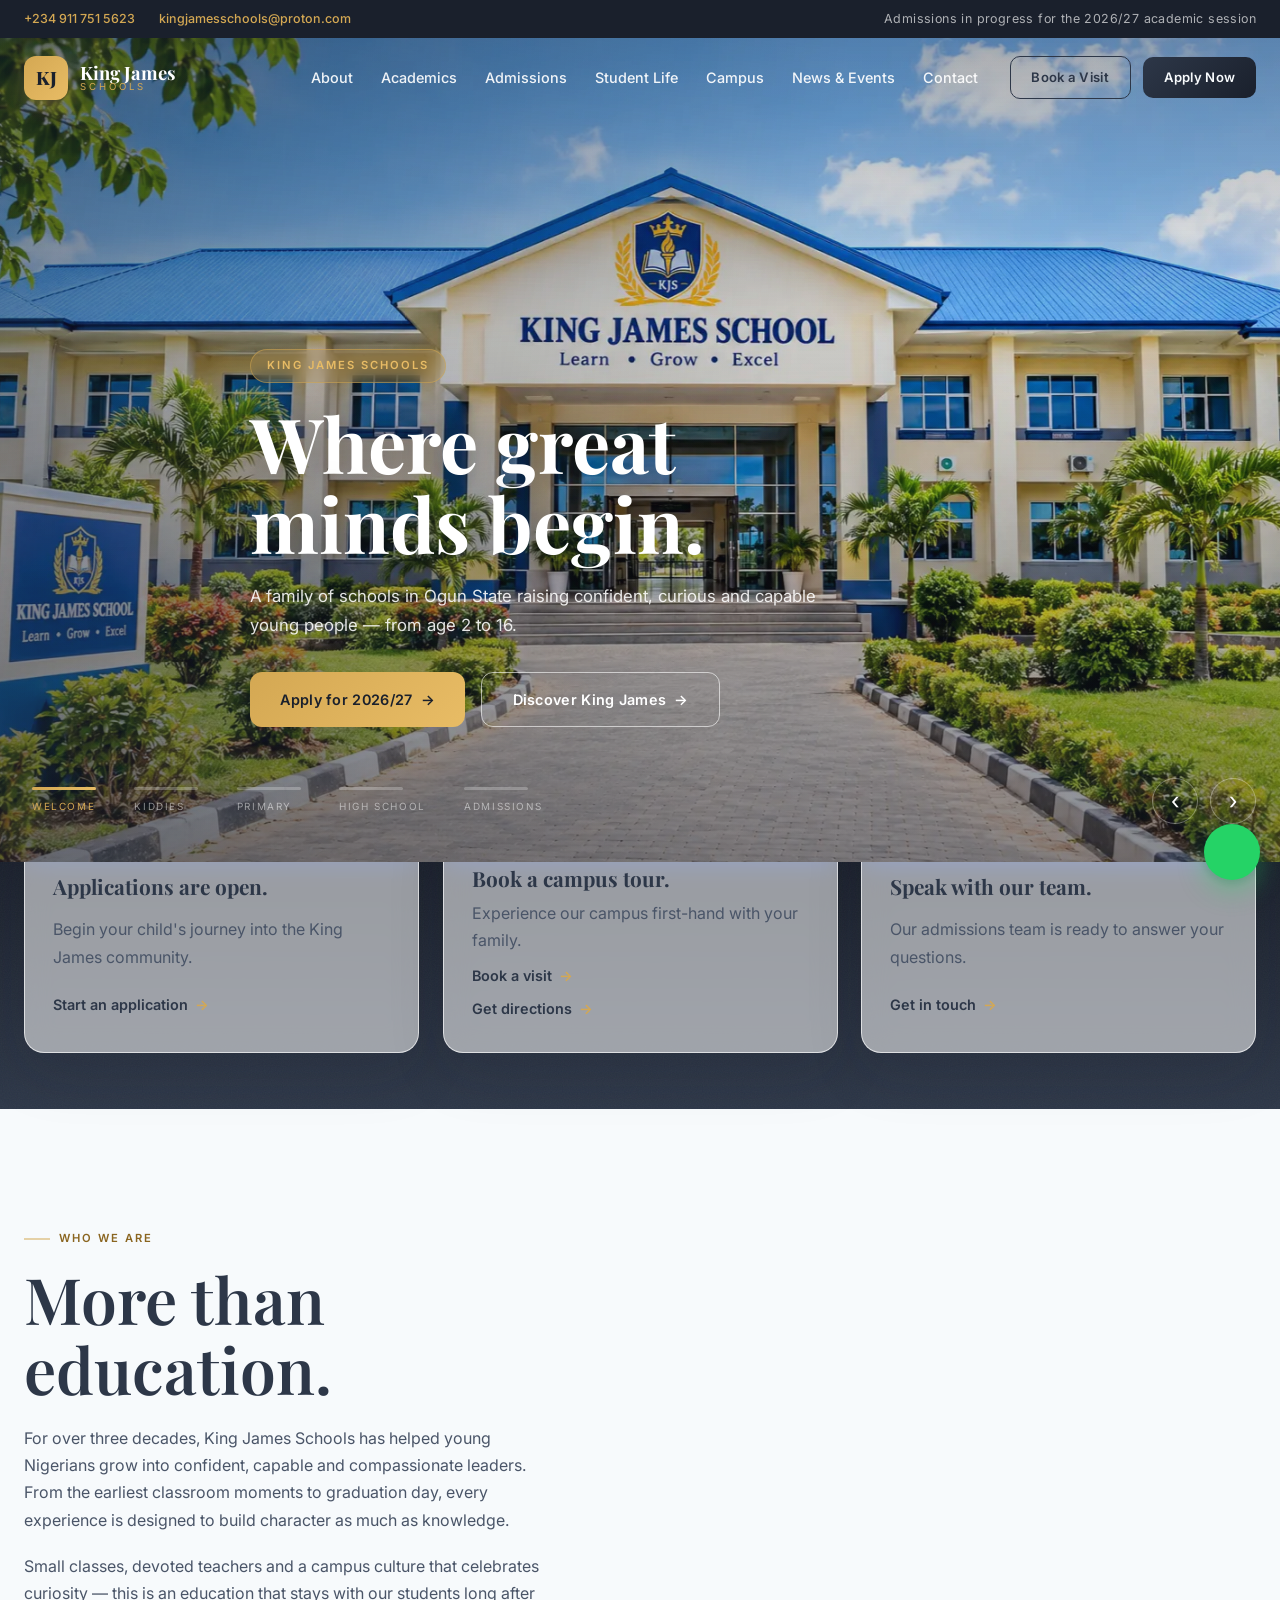
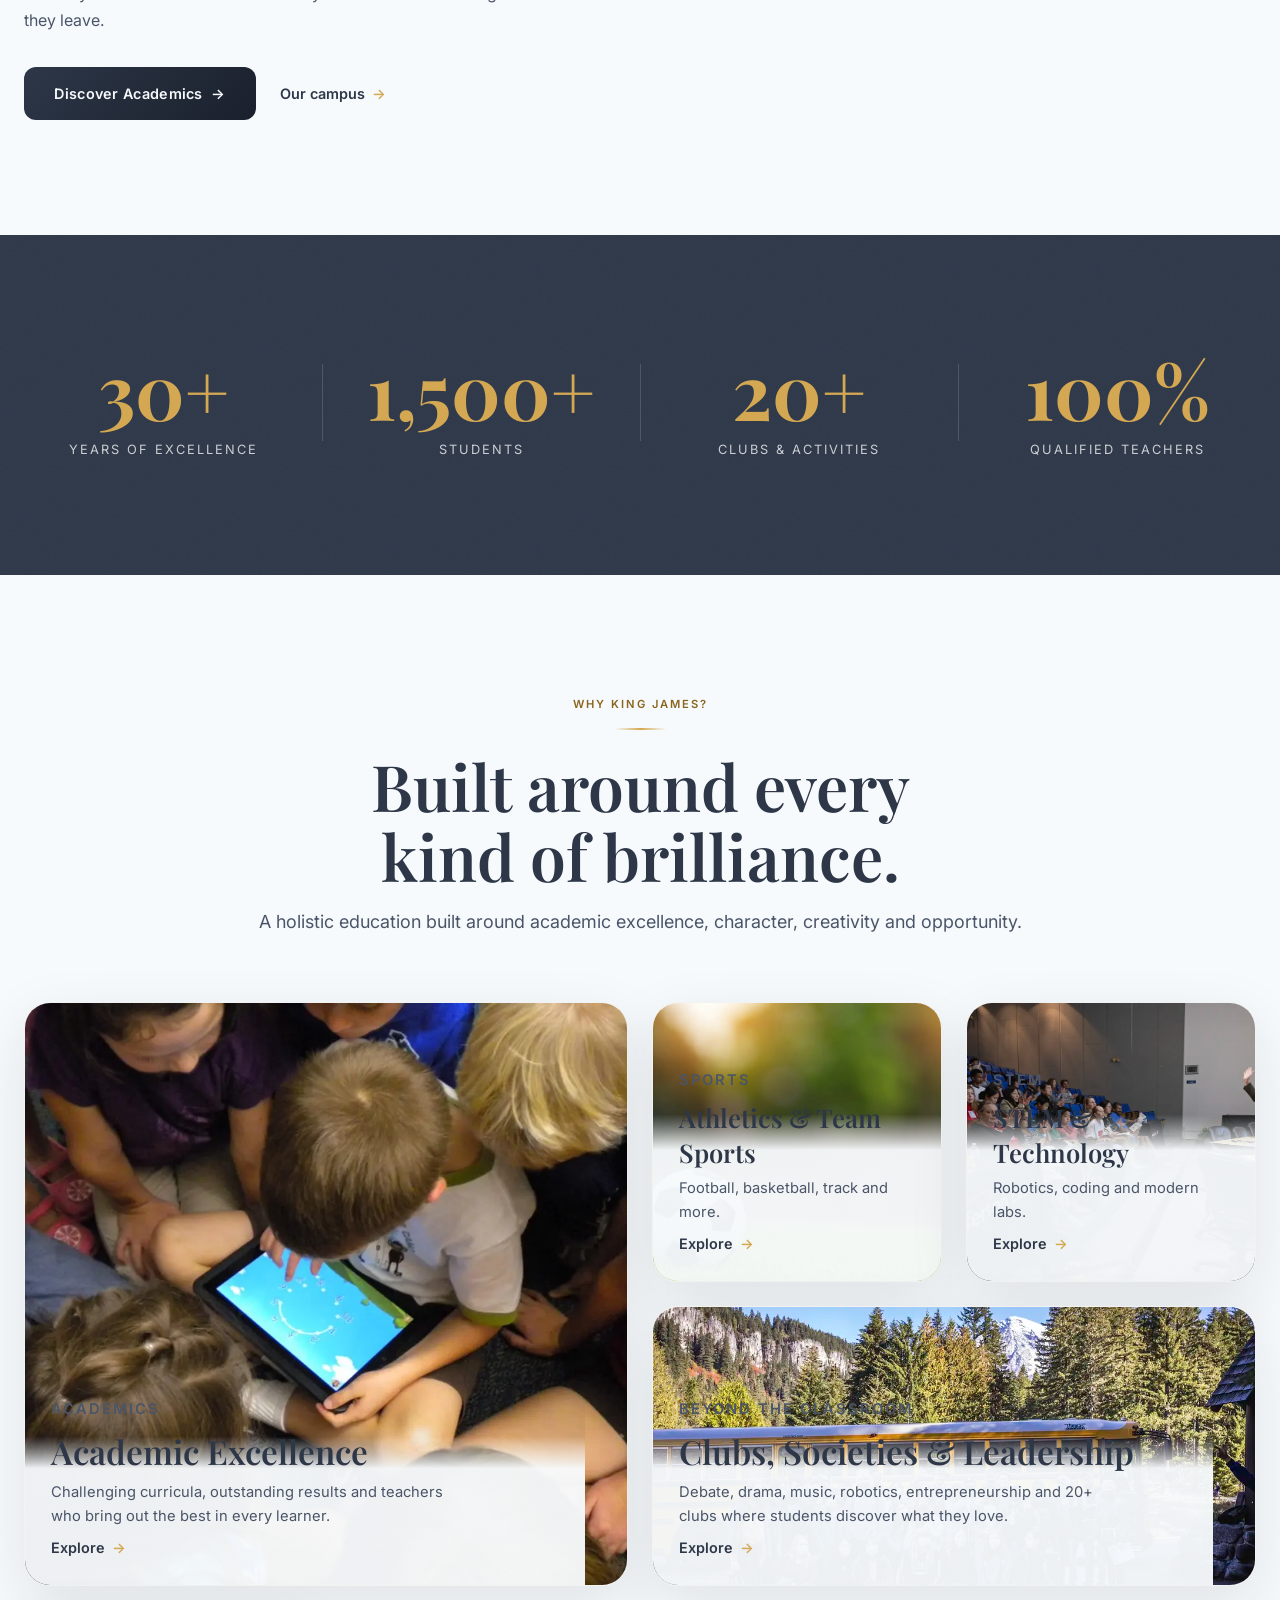
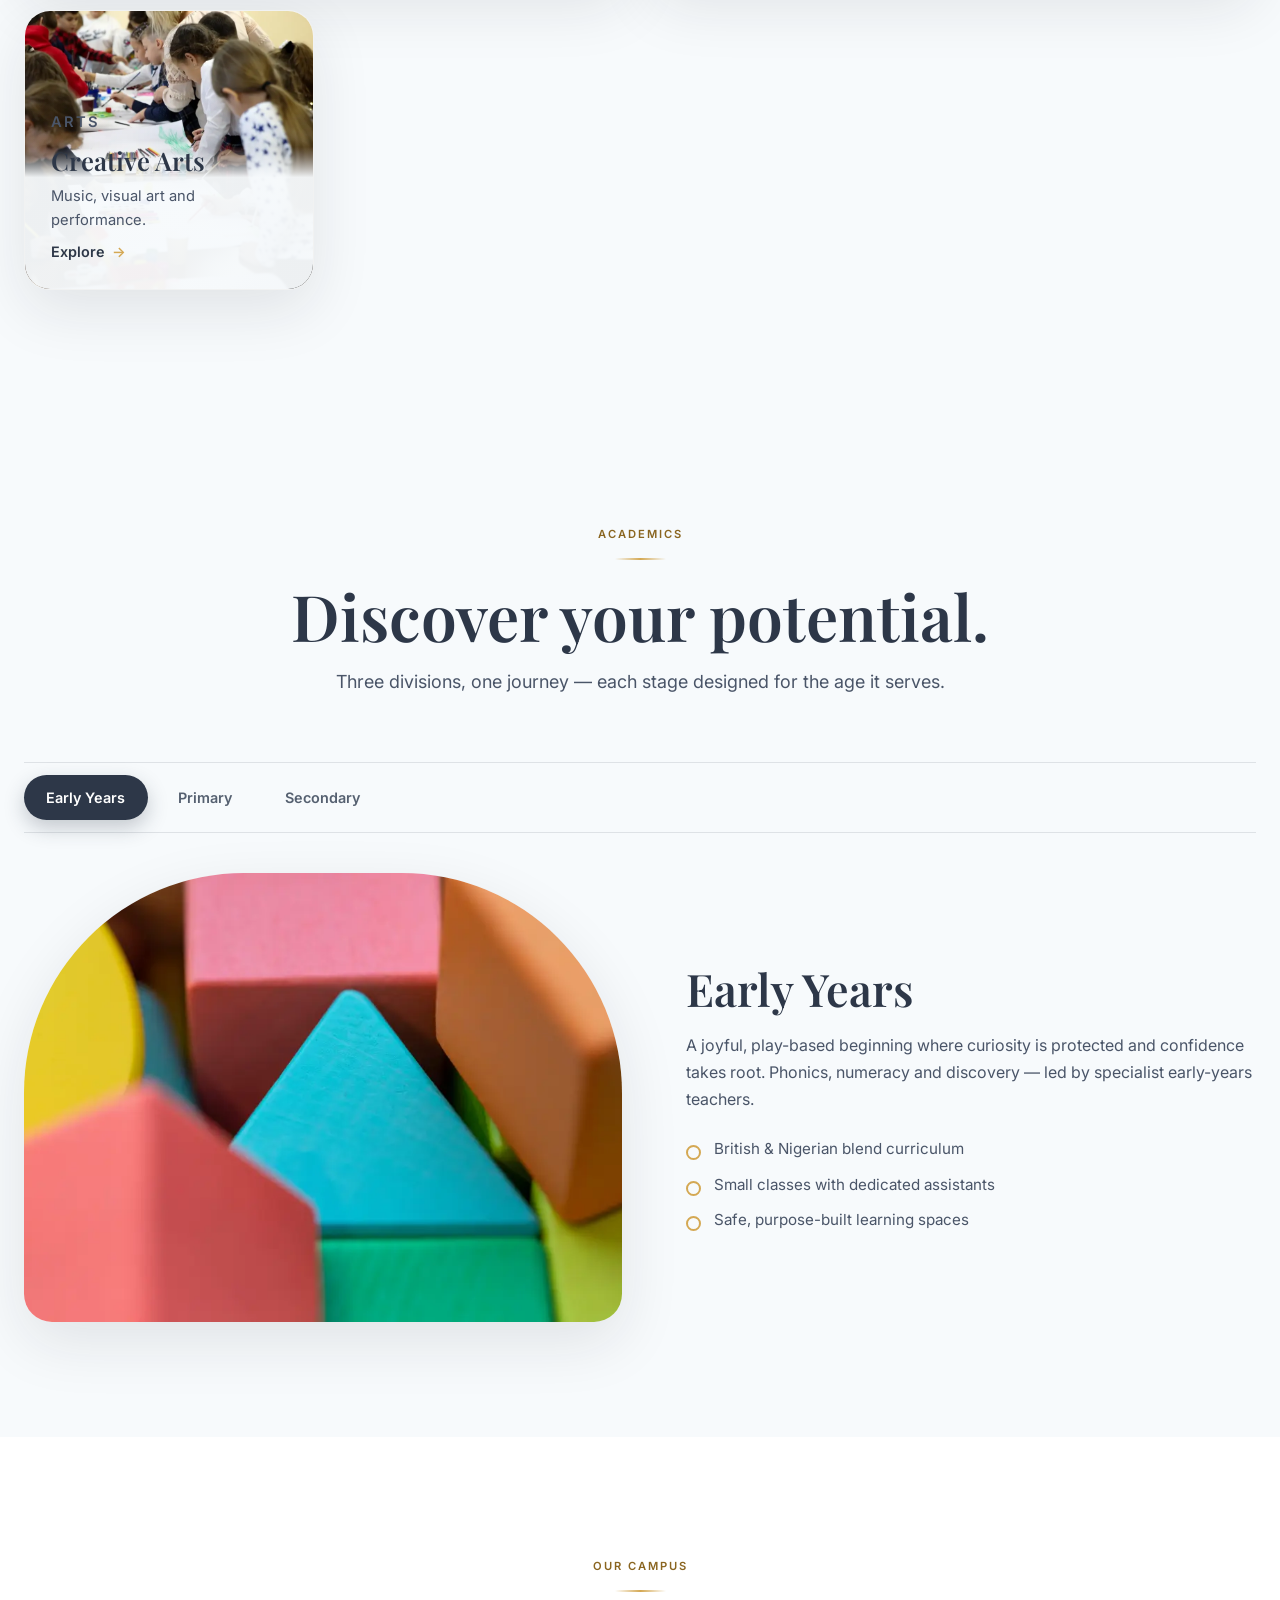
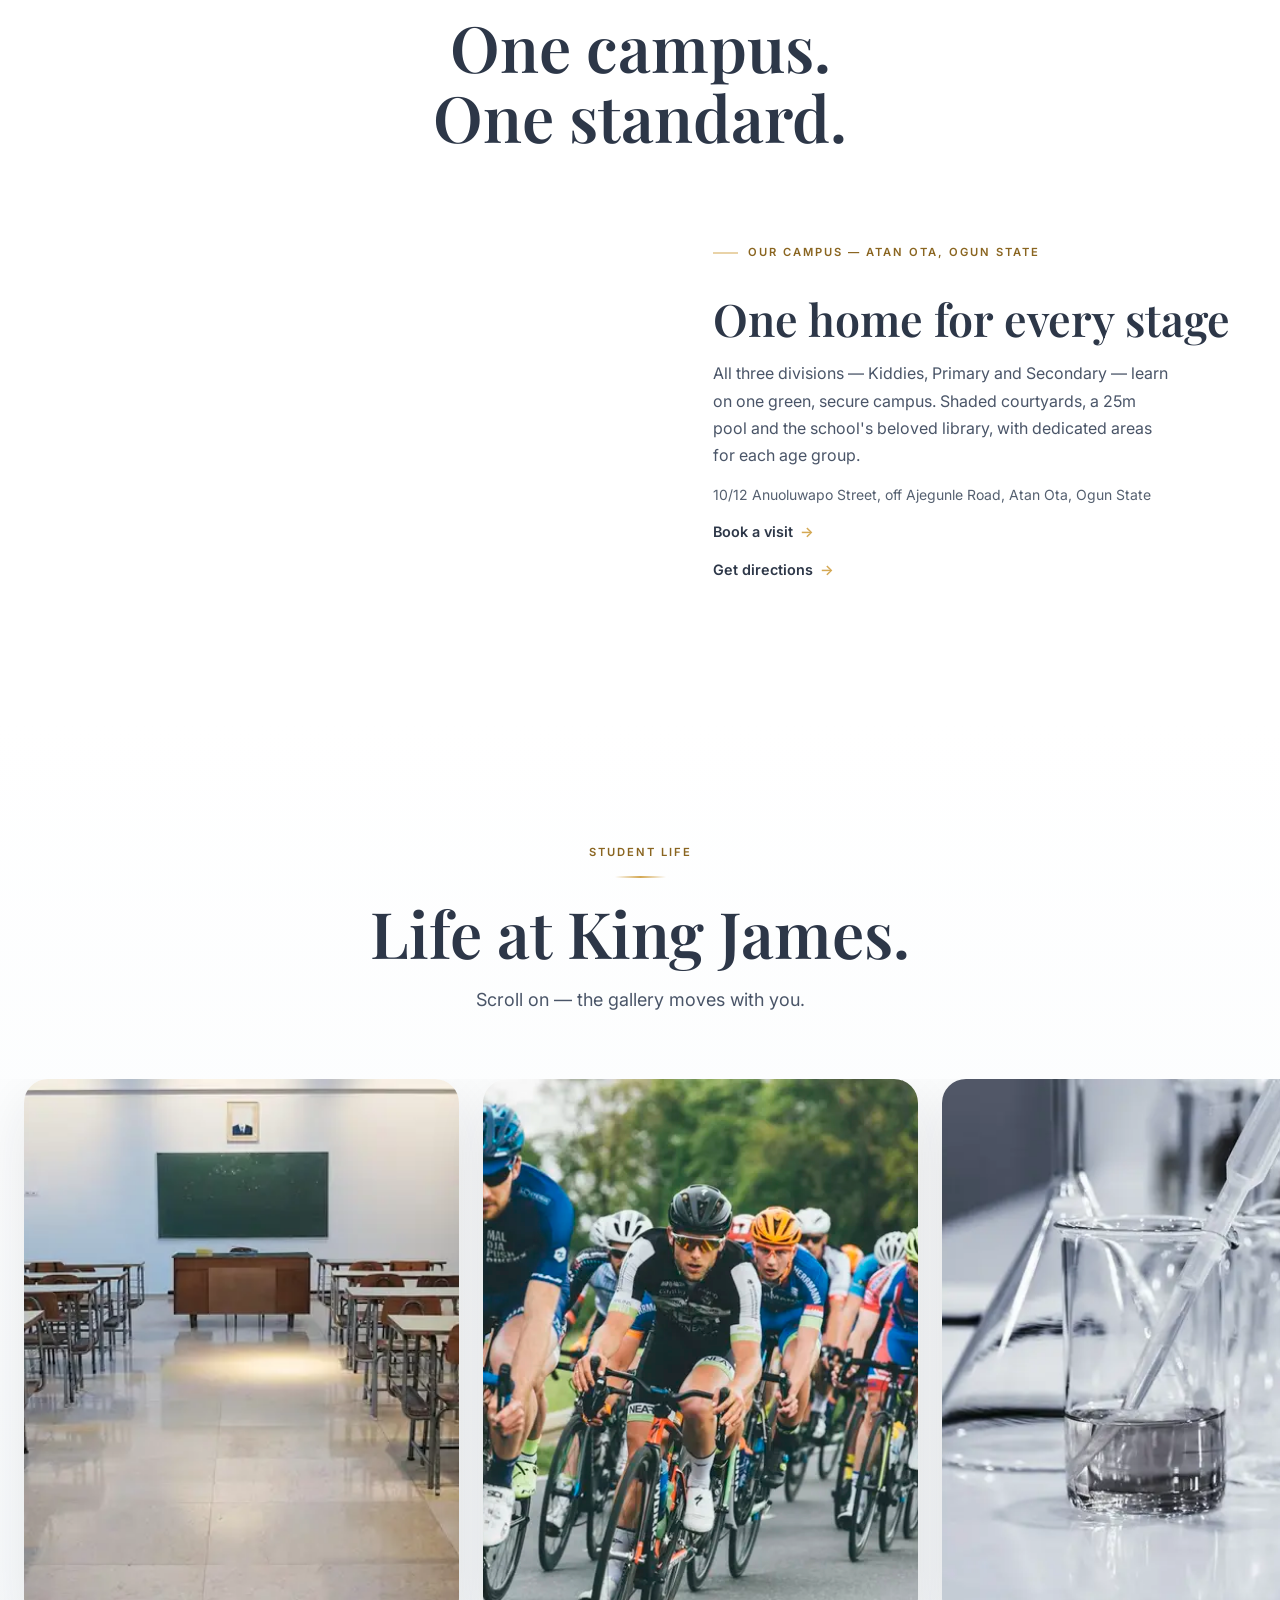
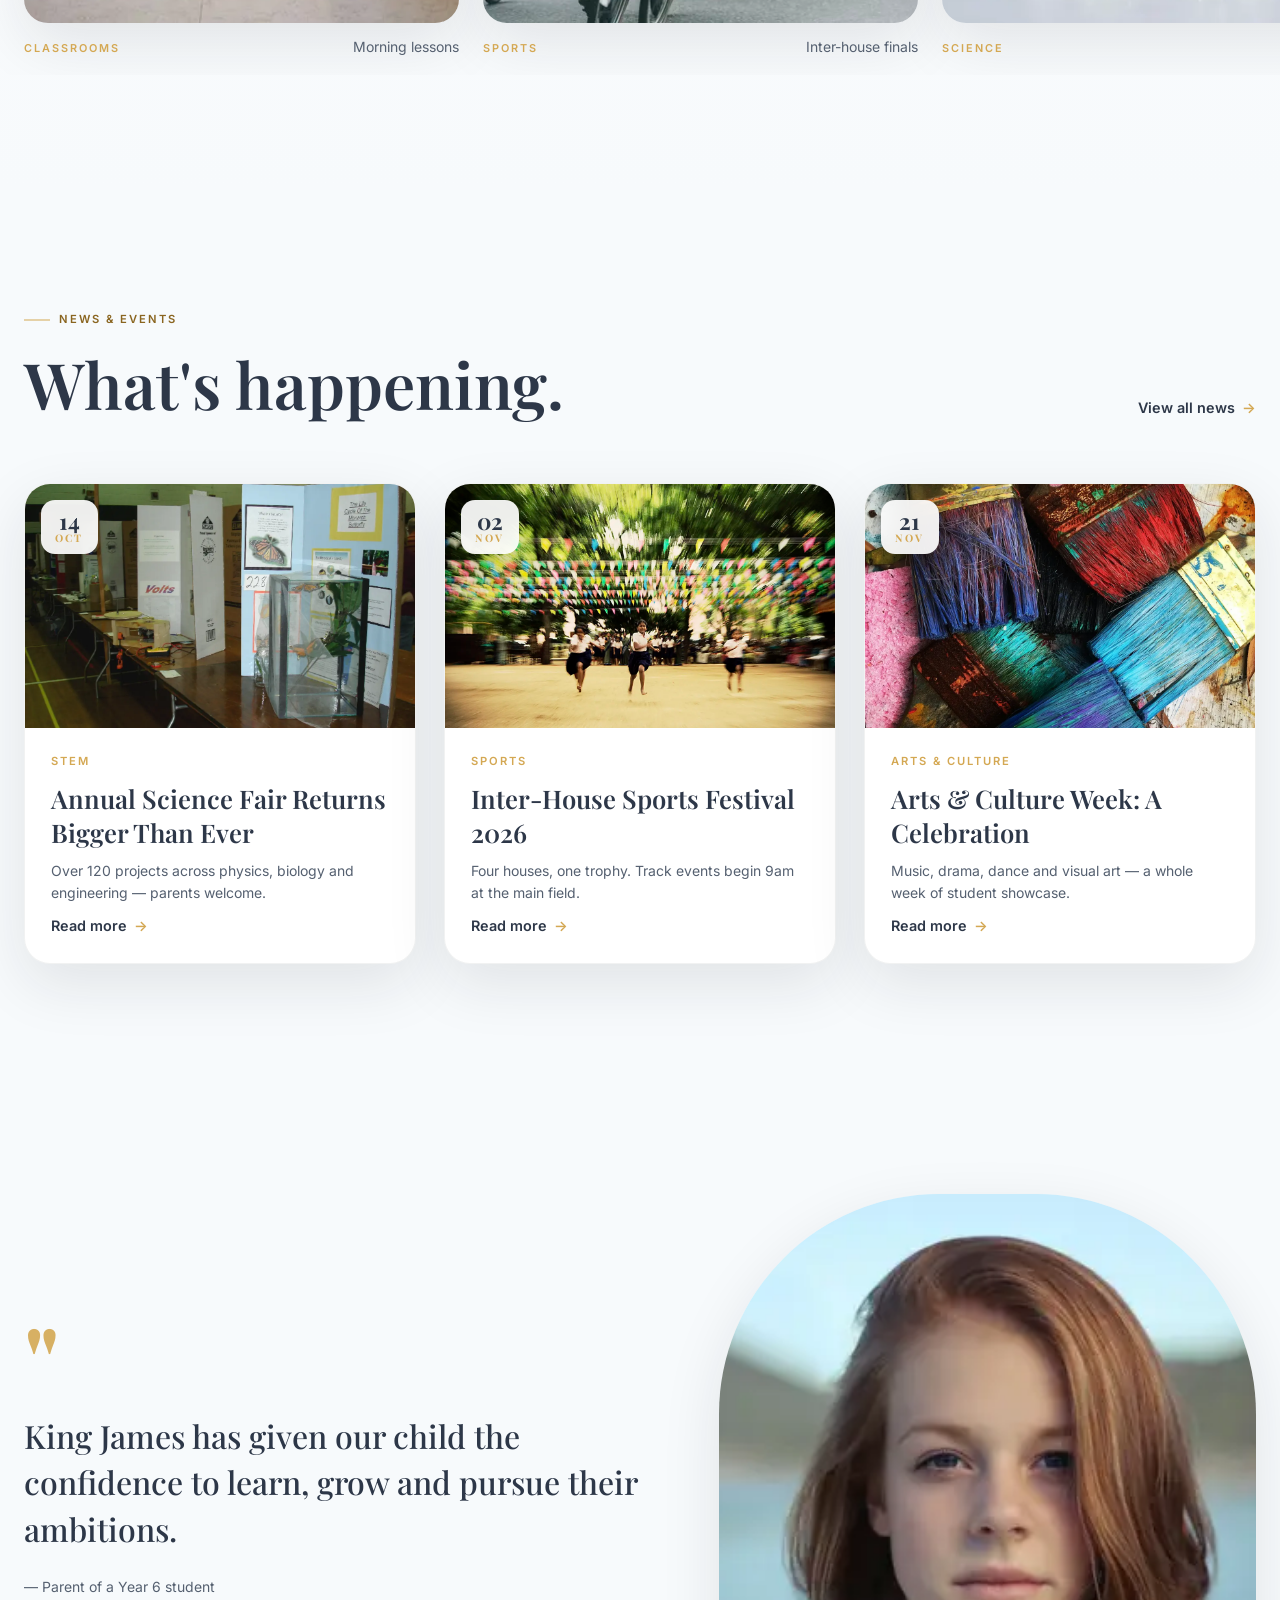
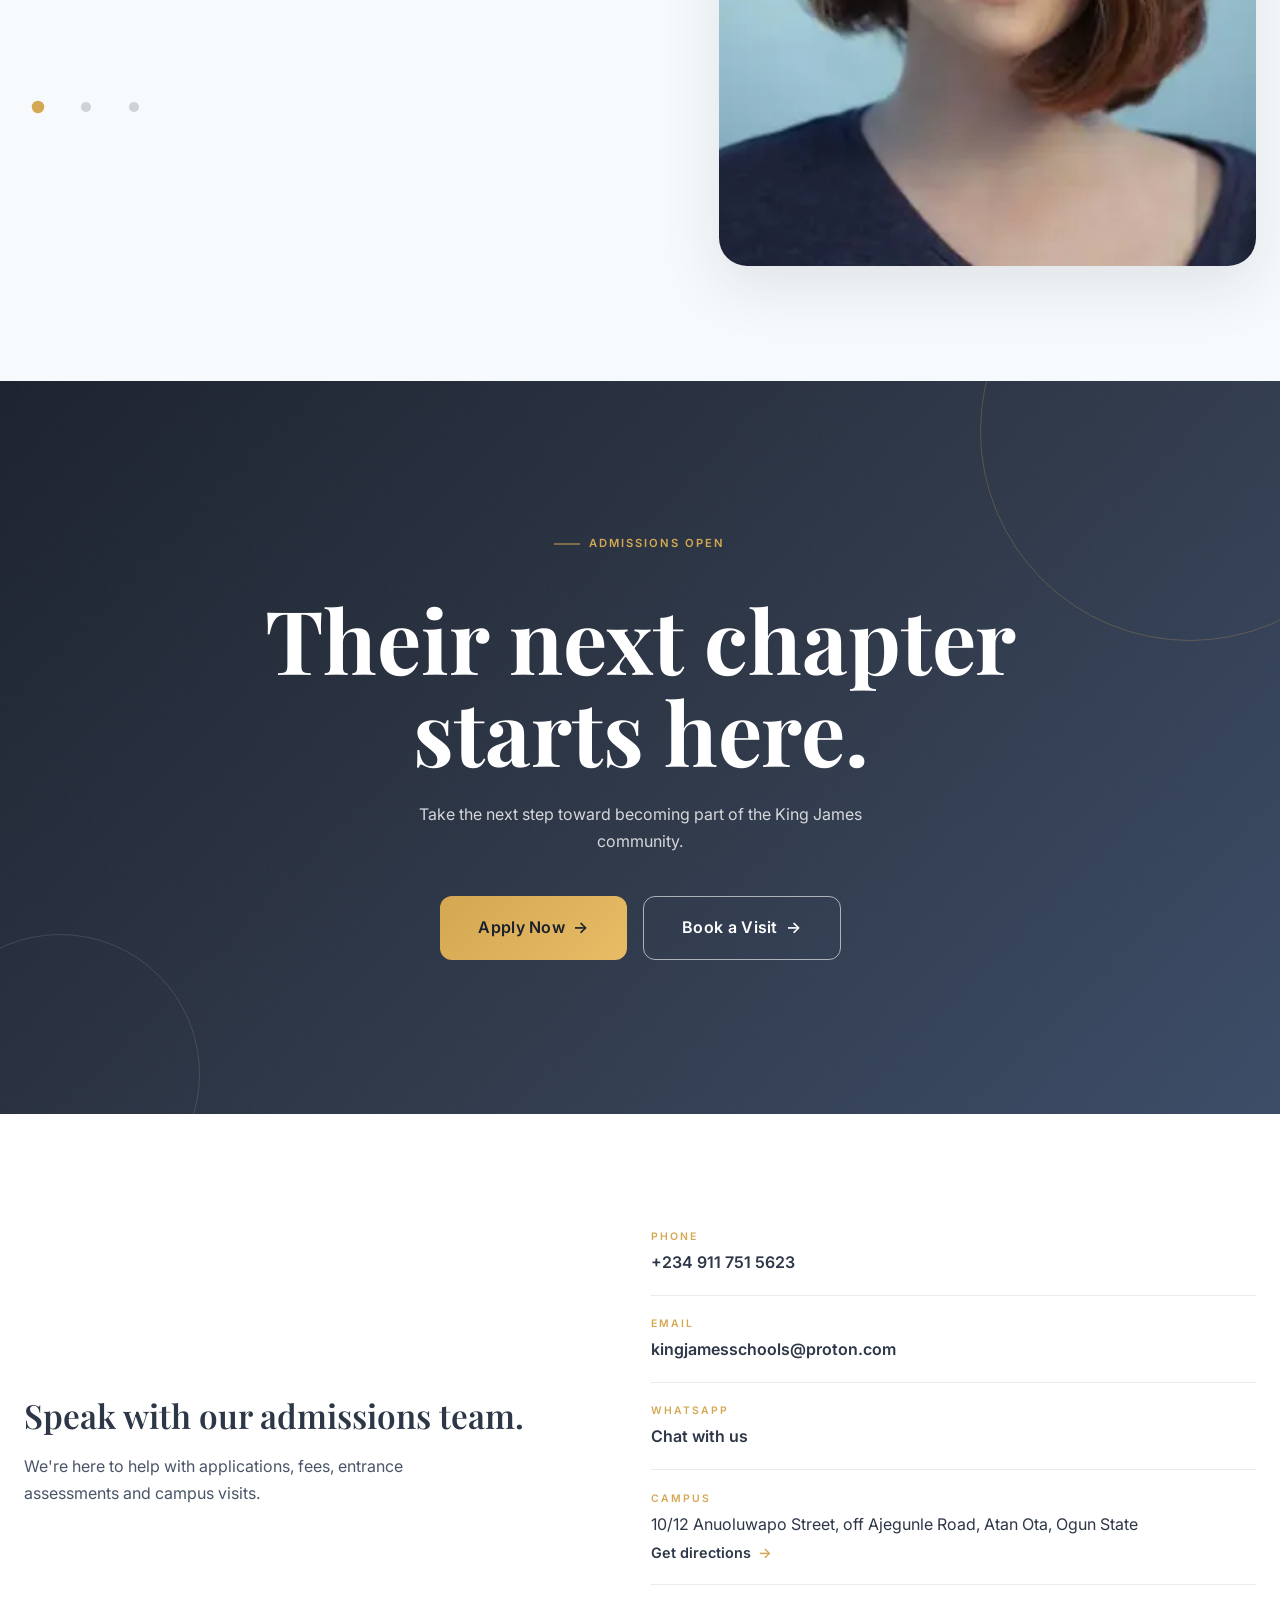
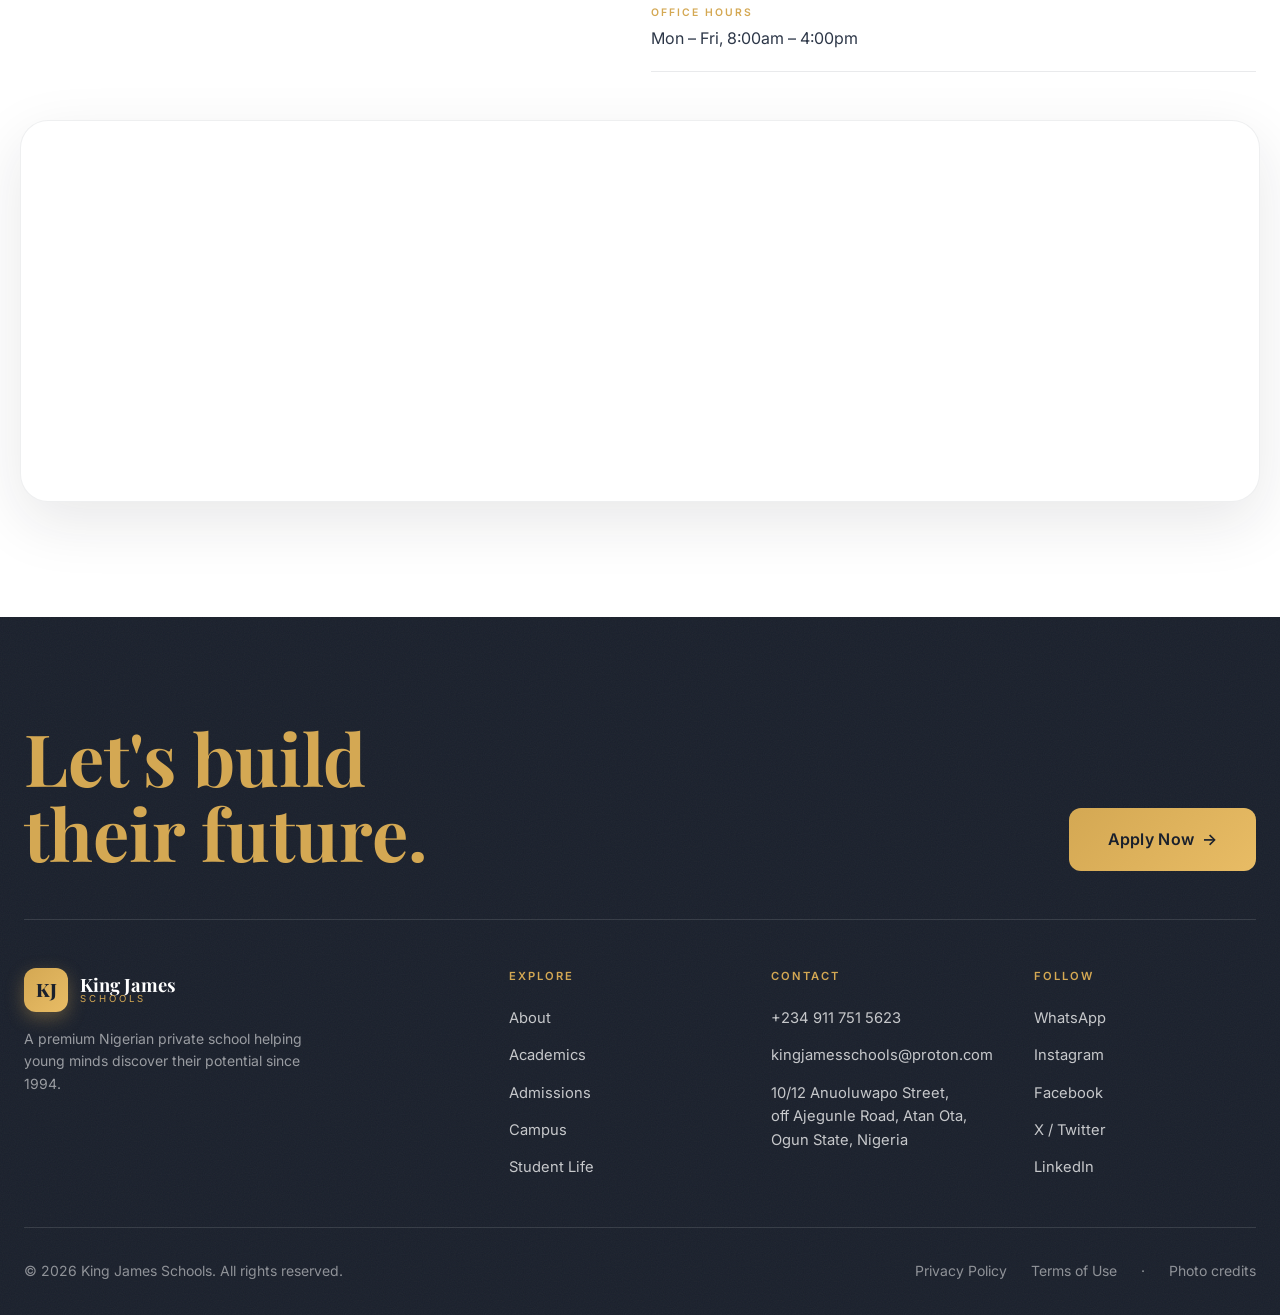
<file: index.html>
<!DOCTYPE html>
<html lang="en">
<head>
  <meta charset="UTF-8" />
  <meta name="viewport" content="width=device-width, initial-scale=1.0" />
  <title>King James Schools — Where Great Minds Begin</title>
  <meta name="description" content="King James Schools — a premium Nigerian private school. Explore our campus, academics, student life and admissions. Applications are open." />
  <link rel="preconnect" href="https://fonts.googleapis.com" />
  <link rel="preconnect" href="https://fonts.gstatic.com" crossorigin />
  <link href="https://fonts.googleapis.com/css2?family=Inter:wght@400;500;600;700&family=Playfair+Display:ital,wght@0,500;0,600;0,700;0,800;1,500&display=swap" rel="stylesheet" />
  <link rel="icon" href="images/favicon.svg" type="image/svg+xml" />
  <meta name="theme-color" content="#1a202c" />
  <link rel="preload" as="image" href="images/hero/campus.webp" fetchpriority="high" />
    <meta property="og:type" content="website" />
  <meta property="og:site_name" content="King James Schools" />
  <meta property="og:title" content="King James Schools — Where Great Minds Begin" />
  <meta property="og:description" content="A premium Nigerian private school. Explore our campus, academics, student life and admissions. Applications are open." />
  <meta property="og:image" content="https://rhemaolamiju295-sudo.github.io/King-James-school-website/images/og-image.jpg" />
  <meta property="og:image:width" content="1200" />
  <meta property="og:image:height" content="630" />
  <meta property="og:url" content="https://rhemaolamiju295-sudo.github.io/King-James-school-website/index.html" />
  <meta name="twitter:card" content="summary_large_image" />
  <meta name="twitter:title" content="King James Schools — Where Great Minds Begin" />
  <meta name="twitter:description" content="A premium Nigerian private school. Explore our campus, academics, student life and admissions. Applications are open." />
  <meta name="twitter:image" content="https://rhemaolamiju295-sudo.github.io/King-James-school-website/images/og-image.jpg" />
<link rel="stylesheet" href="css/style.css" />
</head>
<body>
  <a class="skip-link" href="#main">Skip to main content</a>

  <!-- ============ NAVIGATION ============ -->
  <header class="site-header" id="navbar">
    <div class="top-bar">
      <div class="top-bar-inner container">
        <div class="top-bar-contact">
          <a href="tel:+2349117515623">+234 911 751 5623</a>
          <a href="mailto:kingjamesschools@proton.com">kingjamesschools@proton.com</a>
        </div>
        <p class="top-bar-note">Admissions in progress for the 2026/27 academic session</p>
      </div>
    </div>
    <div class="nav-inner">
      <a class="brand" href="#top">
        <span class="brand-mark" aria-hidden="true">KJ</span>
        <span class="brand-text">
          <span class="brand-name">King James</span>
          <span class="brand-sub">Schools</span>
        </span>
      </a>

      <nav class="nav-links" id="nav-links" aria-label="Primary">
        <a href="#about">About</a>
        <a href="#academics">Academics</a>
        <a href="#admissions">Admissions</a>
        <a href="#student-life">Student Life</a>
        <a href="#campuses">Campus</a>
        <a href="#news">News &amp; Events</a>
        <a href="#contact">Contact</a>
      </nav>

      <div class="nav-ctas">
        <a class="btn btn-outline btn-sm nav-cta-visit" href="#admissions">Book a Visit</a>
        <a class="btn btn-primary btn-sm magnetic" href="apply.html">Apply Now</a>
      </div>

      <button class="hamburger" id="hamburger" aria-label="Open menu" aria-expanded="false" aria-controls="nav-links">
        <span></span><span></span><span></span>
      </button>
    </div>
  </header>

  <main id="main">
    <!-- ============ HERO — DIVISION SHOWCASE ============ -->
    <section class="hero" id="top" aria-roledescription="carousel" aria-label="Explore the schools of King James">
      <div class="hero-slides" id="hero-slides">

        <!-- SLIDE — Welcome -->
        <article class="slide is-active" data-slide aria-label="Welcome to King James Schools">
          <div class="slide-bg" style="background-image: url('images/hero/campus.webp')" role="img" aria-label="Sunlit King James campus with students arriving"></div>
          <div class="slide-scrim"></div>
          <div class="slide-content container">
            <div class="slide-badge label-upper">King James Schools</div>
            <h1 class="slide-title display-serif">Where great minds begin.</h1>
            <p class="slide-text">A family of schools in Ogun State raising confident, curious and capable young people — from age 2 to 16.</p>
            <div class="slide-ctas">
              <a class="btn btn-gold magnetic" href="apply.html">Apply for 2026/27 <span class="arrow" aria-hidden="true">→</span></a>
              <a class="btn btn-outline-light magnetic" href="#about">Discover King James <span class="arrow" aria-hidden="true">→</span></a>
            </div>
          </div>
        </article>

        <!-- SLIDE — Kiddies -->
        <article class="slide" data-slide aria-label="King James Kiddies — early years">
          <div class="slide-bg" style="background-image: url('images/academics/early-years.webp')" role="img" aria-label="Bright early years classroom with learning play corners"></div>
          <div class="slide-scrim"></div>
          <div class="slide-content container">
            <div class="slide-badge label-upper">Ages 2 – 5</div>
            <h2 class="slide-title display-serif">King James Kiddies</h2>
            <p class="slide-text">A joyful start — learning through play, in warm classrooms where caring teachers know every child by name.</p>
            <div class="slide-ctas">
              <a class="btn btn-outline-light magnetic" href="#academics">Learn more <span class="arrow" aria-hidden="true">→</span></a>
            </div>
            <p class="slide-tag caption">Atan Ota, Ogun State</p>
          </div>
        </article>

        <!-- SLIDE — Primary -->
        <article class="slide" data-slide aria-label="King James Primary">
          <div class="slide-bg" style="background-image: url('images/hero/primary.webp')" role="img" aria-label="Primary pupils raising hands in class"></div>
          <div class="slide-scrim"></div>
          <div class="slide-content container">
            <div class="slide-badge label-upper">Ages 5 – 11</div>
            <h2 class="slide-title display-serif">King James Primary</h2>
            <p class="slide-text">Strong foundations in literacy, numeracy and character — with sport, music and clubs woven into every week.</p>
            <div class="slide-ctas">
              <a class="btn btn-outline-light magnetic" href="#academics">Learn more <span class="arrow" aria-hidden="true">→</span></a>
            </div>
            <p class="slide-tag caption">Atan Ota, Ogun State</p>
          </div>
        </article>

        <!-- SLIDE — High -->
        <article class="slide" data-slide aria-label="King James High">
          <div class="slide-bg" style="background-image: url('images/hero/secondary.webp')" role="img" aria-label="Secondary students studying together in class"></div>
          <div class="slide-scrim"></div>
          <div class="slide-content container">
            <div class="slide-badge label-upper">Ages 11 – 16</div>
            <h2 class="slide-title display-serif">King James High</h2>
            <p class="slide-text">Rigorous academics blending the Nigerian and British curricula — with leadership, character and service at its heart.</p>
            <div class="slide-ctas">
              <a class="btn btn-outline-light magnetic" href="#academics">Learn more <span class="arrow" aria-hidden="true">→</span></a>
            </div>
            <p class="slide-tag caption">Atan Ota, Ogun State</p>
          </div>
        </article>


        <!-- SLIDE — Admissions -->
        <article class="slide" data-slide aria-label="Admissions open">
          <div class="slide-bg" style="background-image: url('images/hero/admissions.webp')" role="img" aria-label="Smiling students on the campus lawn"></div>
          <div class="slide-scrim"></div>
          <div class="slide-content container">
            <div class="slide-badge label-upper">Admissions in progress</div>
            <h2 class="slide-title display-serif">Applications open for 2026/27.</h2>
            <p class="slide-text">Take the first step toward joining the King James family — book a tour or start an application today.</p>
            <div class="slide-ctas">
              <a class="btn btn-gold magnetic" href="apply.html">Apply Now <span class="arrow" aria-hidden="true">→</span></a>
              <a class="btn btn-outline-light magnetic" href="#visit">Book a Visit <span class="arrow" aria-hidden="true">→</span></a>
            </div>
          </div>
        </article>
      </div>

      <!-- Slider controls -->
      <div class="hero-controls container">
        <div class="hero-dots" role="tablist" aria-label="Choose a slide">
          <button class="hero-dot is-active" role="tab" aria-selected="true" data-dot="0" aria-label="Slide 1: Welcome"><span class="dot-progress"><span class="dot-fill"></span></span><span class="dot-name">Welcome</span></button>
          <button class="hero-dot" role="tab" aria-selected="false" data-dot="1" aria-label="Slide 2: King James Kiddies"><span class="dot-progress"><span class="dot-fill"></span></span><span class="dot-name">Kiddies</span></button>
          <button class="hero-dot" role="tab" aria-selected="false" data-dot="2" aria-label="Slide 3: King James Primary"><span class="dot-progress"><span class="dot-fill"></span></span><span class="dot-name">Primary</span></button>
          <button class="hero-dot" role="tab" aria-selected="false" data-dot="3" aria-label="Slide 4: King James High"><span class="dot-progress"><span class="dot-fill"></span></span><span class="dot-name">High School</span></button>
          <button class="hero-dot" role="tab" aria-selected="false" data-dot="5" aria-label="Slide 5: Admissions"><span class="dot-progress"><span class="dot-fill"></span></span><span class="dot-name">Admissions</span></button>
        </div>
        <div class="hero-arrows">
          <button class="hero-arrow" id="hero-prev" aria-label="Previous slide">‹</button>
          <button class="hero-arrow" id="hero-next" aria-label="Next slide">›</button>
        </div>
      </div>
    </section>

    <!-- ============ QUICK ACTIONS / ADMISSIONS ============ -->
    <section class="quick-actions" id="admissions" aria-label="Quick actions">
      <div class="qa-inner container">
        <article class="qa-card glass reveal">
          <p class="qa-kicker label-upper">Admissions</p>
          <h2 class="qa-title display-serif">Applications are open.</h2>
          <p class="body-text">Begin your child's journey into the King James community.</p>
          <a class="text-link" href="apply.html">Start an application <span class="arrow" aria-hidden="true">→</span></a>
        </article>
        <article class="qa-card glass reveal" style="--d:1">
          <p class="qa-kicker label-upper">Visit</p>
          <h2 class="qa-title display-serif">Book a campus tour.</h2>
          <p class="body-text">Experience our campus first-hand with your family.</p>
          <a class="text-link" href="#visit">Book a visit <span class="arrow" aria-hidden="true">→</span></a>
              <a class="text-link" href="https://www.google.com/maps/search/?api=1&query=10%2F12+Anuoluwapo+Street%2C+off+Ajegunle+Road%2C+Atan+Ota%2C+Ogun+State" target="_blank" rel="noopener">Get directions <span class="arrow" aria-hidden="true">→</span></a>
        </article>
        <article class="qa-card glass reveal" style="--d:2">
          <p class="qa-kicker label-upper">Contact</p>
          <h2 class="qa-title display-serif">Speak with our team.</h2>
          <p class="body-text">Our admissions team is ready to answer your questions.</p>
          <a class="text-link" href="#contact">Get in touch <span class="arrow" aria-hidden="true">→</span></a>
        </article>
      </div>
    </section>

    <!-- ============ MORE THAN EDUCATION ============ -->
    <section class="about section" id="about">
      <div class="container about-grid">
        <div class="about-copy">
          <p class="kicker label-upper reveal">Who we are</p>
          <h2 class="headline-2 display-serif reveal" style="--d:1">More than education.</h2>
          <p class="body-text reveal" style="--d:2">For over three decades, King James Schools has helped young Nigerians grow into confident, capable and compassionate leaders. From the earliest classroom moments to graduation day, every experience is designed to build character as much as knowledge.</p>
          <p class="body-text reveal" style="--d:3">Small classes, devoted teachers and a campus culture that celebrates curiosity — this is an education that stays with our students long after they leave.</p>
          <div class="about-links reveal" style="--d:4">
            <a class="btn btn-primary magnetic" href="#academics">Discover Academics <span class="arrow" aria-hidden="true">→</span></a>
            <a class="text-link" href="#campuses">Our campus <span class="arrow" aria-hidden="true">→</span></a>
          </div>
        </div>
        <div class="about-media reveal-media" style="--d:2">
          <figure class="media-frame arch-mask">
            <img src="images/about/main.webp" alt="King James students on the main campus lawn" loading="lazy" decoding="async" />
          </figure>
          <figure class="about-media-inset arch-mask reveal" style="--d:4">
            <img src="images/about/architecture.webp" alt="Detail of the school's architecture" loading="lazy" />
          </figure>
          <span class="about-badge glass-gold" aria-hidden="true">
            <span class="badge-num display-serif">30+</span>
            <span class="badge-text">Years of excellence</span>
          </span>
        </div>
      </div>
    </section>

    <!-- ============ BY THE NUMBERS ============ -->
    <section class="numbers section" id="numbers" aria-label="King James Schools by the numbers">
      <div class="container">
        <div class="numbers-grid">
          <div class="number-item reveal">
            <span class="number display-serif"><span class="count" data-count="30" data-suffix="+">0</span></span>
            <span class="number-label">Years of Excellence</span>
          </div>
          <div class="number-item reveal" style="--d:1">
            <span class="number display-serif"><span class="count" data-count="1500" data-suffix="+" data-comma="true">0</span></span>
            <span class="number-label">Students</span>
          </div>
          <div class="number-item reveal" style="--d:2">
            <span class="number display-serif"><span class="count" data-count="20" data-suffix="+">0</span></span>
            <span class="number-label">Clubs &amp; Activities</span>
          </div>
          <div class="number-item reveal" style="--d:3">
            <span class="number display-serif"><span class="count" data-count="100" data-suffix="%">0</span></span>
            <span class="number-label">Qualified Teachers</span>
          </div>
        </div>
      </div>
    </section>

    <!-- ============ WHY KING JAMES — BENTO GRID ============ -->
    <section class="why section" id="why">
      <div class="container">
        <div class="section-head is-centered">
          <p class="kicker label-upper reveal">Why King James?</p>
          <h2 class="headline-2 display-serif reveal" style="--d:1">Built around every<br>kind of brilliance.</h2>
          <p class="section-sub body-text reveal" style="--d:2">A holistic education built around academic excellence, character, creativity and opportunity.</p>
        </div>

        <div class="bento-grid">
          <a class="bento-card card-large reveal" href="#academics">
            <div class="bento-media"><img src="images/academics/classroom.webp" alt="Students in a bright classroom" loading="lazy" /></div>
            <div class="bento-body">
              <p class="label-upper bento-tag">Academics</p>
              <h3 class="headline-4 display-serif">Academic Excellence</h3>
              <p>Challenging curricula, outstanding results and teachers who bring out the best in every learner.</p>
              <span class="text-link">Explore <span class="arrow" aria-hidden="true">→</span></span>
            </div>
          </a>

          <a class="bento-card card-medium reveal" href="#student-life" style="--d:1">
            <div class="bento-media"><img src="images/sports/football.webp" alt="Football match on the school field" loading="lazy" /></div>
            <div class="bento-body">
              <p class="label-upper bento-tag">Sports</p>
              <h3 class="headline-5 display-serif">Athletics &amp; Team Sports</h3>
              <p>Football, basketball, track and more.</p>
              <span class="text-link">Explore <span class="arrow" aria-hidden="true">→</span></span>
            </div>
          </a>

          <a class="bento-card card-medium reveal" href="#academics" style="--d:2">
            <div class="bento-media"><img src="images/academics/science-lab.webp" alt="Students working in the STEM laboratory" loading="lazy" /></div>
            <div class="bento-body">
              <p class="label-upper bento-tag">STEM</p>
              <h3 class="headline-5 display-serif">STEM &amp; Technology</h3>
              <p>Robotics, coding and modern labs.</p>
              <span class="text-link">Explore <span class="arrow" aria-hidden="true">→</span></span>
            </div>
          </a>

          <a class="bento-card card-wide reveal" href="#student-life" style="--d:3">
            <div class="bento-media"><img src="images/activities/clubs.webp" alt="Student art exhibition in the school hall" loading="lazy" /></div>
            <div class="bento-body">
              <p class="label-upper bento-tag">Beyond the classroom</p>
              <h3 class="headline-4 display-serif">Clubs, Societies &amp; Leadership</h3>
              <p>Debate, drama, music, robotics, entrepreneurship and 20+ clubs where students discover what they love.</p>
              <span class="text-link">Explore <span class="arrow" aria-hidden="true">→</span></span>
            </div>
          </a>

          <a class="bento-card card-medium reveal" href="#student-life" style="--d:4">
            <div class="bento-media"><img src="images/activities/art-class.webp" alt="Students painting during an art class" loading="lazy" /></div>
            <div class="bento-body">
              <p class="label-upper bento-tag">Arts</p>
              <h3 class="headline-5 display-serif">Creative Arts</h3>
              <p>Music, visual art and performance.</p>
              <span class="text-link">Explore <span class="arrow" aria-hidden="true">→</span></span>
            </div>
          </a>
        </div>
      </div>
    </section>

    <!-- ============ ACADEMICS ============ -->
    <section class="academics section" id="academics">
      <div class="container">
        <div class="section-head is-centered">
          <p class="kicker label-upper reveal">Academics</p>
          <h2 class="headline-2 display-serif reveal" style="--d:1">Discover your potential.</h2>
          <p class="section-sub body-text reveal" style="--d:2">Three divisions, one journey — each stage designed for the age it serves.</p>
        </div>

        <div class="acad-tabs" role="tablist" aria-label="School divisions">
          <button class="acad-tab is-active" role="tab" aria-selected="true" data-acad="0">Early Years</button>
          <button class="acad-tab" role="tab" aria-selected="false" data-acad="1">Primary</button>
          <button class="acad-tab" role="tab" aria-selected="false" data-acad="2">Secondary</button>
          <span class="acad-indicator" aria-hidden="true"></span>
        </div>

        <div class="acad-panels">
          <div class="acad-panel is-active" data-panel="0">
            <figure class="acad-media media-frame arch-mask"><img src="images/academics/early-years.webp" alt="Colourful early years classroom" loading="lazy" /></figure>
            <div class="acad-copy">
              <h3 class="headline-3 display-serif">Early Years</h3>
              <p class="body-text">A joyful, play-based beginning where curiosity is protected and confidence takes root. Phonics, numeracy and discovery — led by specialist early-years teachers.</p>
              <ul class="acad-points">
                <li>British &amp; Nigerian blend curriculum</li>
                <li>Small classes with dedicated assistants</li>
                <li>Safe, purpose-built learning spaces</li>
              </ul>
            </div>
          </div>
          <div class="acad-panel" data-panel="1" hidden>
            <figure class="acad-media media-frame arch-mask"><img src="images/academics/classroom.webp" alt="Primary students raising hands in class" loading="lazy" /></figure>
            <div class="acad-copy">
              <h3 class="headline-3 display-serif">Primary</h3>
              <p class="body-text">Strong foundations with growing independence. Pupils build mastery in literacy and numeracy while exploring science, the arts and sport.</p>
              <ul class="acad-points">
                <li>Project-based learning</li>
                <li>French and Yoruba from Year 3</li>
                <li>Swimming and sport every week</li>
              </ul>
            </div>
          </div>
          <div class="acad-panel" data-panel="2" hidden>
            <figure class="acad-media media-frame arch-mask"><img src="images/academics/science-lab.webp" alt="Secondary students in the science laboratory" loading="lazy" /></figure>
            <div class="acad-copy">
              <h3 class="headline-3 display-serif">Secondary</h3>
              <p class="body-text">Ambitious academic preparation for WAEC, NECO and international examinations — with mentoring, leadership and service woven through the years.</p>
              <ul class="acad-points">
                <li>Science, Arts and Commercial tracks</li>
                <li>IGCSE preparation and exams</li>
                <li>Career guidance from Year 9</li>
              </ul>
            </div>
          </div>
        </div>
      </div>
    </section>

    <!-- ============ OUR CAMPUS ============ -->
    <section class="campuses section" id="campuses">
      <div class="container">
        <div class="section-head is-centered">
          <p class="kicker label-upper reveal">Our campus</p>
          <h2 class="headline-2 display-serif reveal" style="--d:1">One campus.<br>One standard.</h2>
        </div>

        <div class="campus-panels">
          <div class="campus-panel is-active" data-panel="0">
            <figure class="campus-media media-frame reveal-media"><img src="images/facilities/campus-atan-ota.webp" alt="King James Schools campus main building" loading="lazy" /></figure>
            <div class="campus-copy">
              <p class="label-upper kicker">Our Campus — Atan Ota, Ogun State</p>
              <h3 class="headline-3 display-serif">One home for every stage</h3>
              <p class="body-text">All three divisions — Kiddies, Primary and Secondary — learn on one green, secure campus. Shaded courtyards, a 25m pool and the school's beloved library, with dedicated areas for each age group.</p>
              <p class="caption">10/12 Anuoluwapo Street, off Ajegunle Road, Atan Ota, Ogun State</p>
              <a class="text-link" href="#visit">Book a visit <span class="arrow" aria-hidden="true">→</span></a>
              <a class="text-link" href="https://www.google.com/maps/search/?api=1&query=10%2F12+Anuoluwapo+Street%2C+off+Ajegunle+Road%2C+Atan+Ota%2C+Ogun+State" target="_blank" rel="noopener">Get directions <span class="arrow" aria-hidden="true">→</span></a>
            </div>
          </div>
        </div>
      </div>
    </section>

    <!-- ============ LIFE AT KING JAMES — HORIZONTAL GALLERY ============ -->
    <section class="gallery-section" id="student-life" aria-label="Life at King James photo gallery">
      <div class="container">
        <div class="section-head is-centered">
          <p class="kicker label-upper reveal">Student Life</p>
          <h2 class="headline-2 display-serif reveal" style="--d:1">Life at King James.</h2>
          <p class="section-sub body-text reveal" style="--d:2">Scroll on — the gallery moves with you.</p>
        </div>
      </div>
      <div class="h-gallery" id="h-gallery" tabindex="0" aria-label="Photo gallery, scroll or use arrow keys">
        <div class="h-gallery-track">
          <figure class="h-card reveal"><img src="images/gallery/classrooms.webp" alt="Students in class" loading="lazy" /><figcaption><span class="label-upper">Classrooms</span><span class="caption">Morning lessons</span></figcaption></figure>
          <figure class="h-card reveal"><img src="images/gallery/sports.webp" alt="Inter-house sports finals" loading="lazy" /><figcaption><span class="label-upper">Sports</span><span class="caption">Inter-house finals</span></figcaption></figure>
          <figure class="h-card reveal"><img src="images/gallery/science.webp" alt="Science laboratory session" loading="lazy" /><figcaption><span class="label-upper">Science</span><span class="caption">In the lab</span></figcaption></figure>
          <figure class="h-card reveal"><img src="images/gallery/arts.webp" alt="Art studio" loading="lazy" /><figcaption><span class="label-upper">Arts</span><span class="caption">Studio time</span></figcaption></figure>
          <figure class="h-card reveal"><img src="images/gallery/culture.webp" alt="Cultural day celebrations" loading="lazy" /><figcaption><span class="label-upper">Culture</span><span class="caption">Cultural day</span></figcaption></figure>
          <figure class="h-card reveal"><img src="images/gallery/events.webp" alt="Founder's day ceremony" loading="lazy" /><figcaption><span class="label-upper">Events</span><span class="caption">Founder's Day</span></figcaption></figure>
          <figure class="h-card reveal"><img src="images/gallery/friends.webp" alt="Friends on the quad" loading="lazy" /><figcaption><span class="label-upper">Friends</span><span class="caption">On the quad</span></figcaption></figure>
          <figure class="h-card reveal"><img src="images/gallery/campus.webp" alt="Evening over campus" loading="lazy" /><figcaption><span class="label-upper">Campus</span><span class="caption">Golden hour</span></figcaption></figure>
        </div>
      </div>
    </section>

    <!-- ============ NEWS & EVENTS ============ -->
    <section class="news section" id="news">
      <div class="container">
        <div class="section-head section-head-row">
          <div>
            <p class="kicker label-upper reveal">News &amp; Events</p>
            <h2 class="headline-2 display-serif reveal" style="--d:1">What's happening.</h2>
          </div>
          <a class="text-link reveal" href="#" style="--d:2">View all news <span class="arrow" aria-hidden="true">→</span></a>
        </div>

        <div class="news-grid">
          <article class="news-card reveal">
            <span class="news-date display-serif"><span class="d">14</span><span class="my">Oct</span></span>
            <figure class="news-media"><img src="images/academics/science-fair.webp" alt="Students presenting at the science fair" loading="lazy" /></figure>
            <div class="news-body">
              <p class="label-upper news-cat">STEM</p>
              <h3 class="headline-5 display-serif">Annual Science Fair Returns Bigger Than Ever</h3>
              <p class="caption">Over 120 projects across physics, biology and engineering — parents welcome.</p>
              <span class="text-link">Read more <span class="arrow" aria-hidden="true">→</span></span>
            </div>
          </article>

          <article class="news-card reveal" style="--d:1">
            <span class="news-date display-serif"><span class="d">02</span><span class="my">Nov</span></span>
            <figure class="news-media"><img src="images/sports/interhouse.webp" alt="Athletes at the starting line" loading="lazy" /></figure>
            <div class="news-body">
              <p class="label-upper news-cat">Sports</p>
              <h3 class="headline-5 display-serif">Inter-House Sports Festival 2026</h3>
              <p class="caption">Four houses, one trophy. Track events begin 9am at the main field.</p>
              <span class="text-link">Read more <span class="arrow" aria-hidden="true">→</span></span>
            </div>
          </article>

          <article class="news-card reveal" style="--d:2">
            <span class="news-date display-serif"><span class="d">21</span><span class="my">Nov</span></span>
            <figure class="news-media"><img src="images/activities/arts-festival.webp" alt="Choir performing on stage" loading="lazy" /></figure>
            <div class="news-body">
              <p class="label-upper news-cat">Arts &amp; Culture</p>
              <h3 class="headline-5 display-serif">Arts &amp; Culture Week: A Celebration</h3>
              <p class="caption">Music, drama, dance and visual art — a whole week of student showcase.</p>
              <span class="text-link">Read more <span class="arrow" aria-hidden="true">→</span></span>
            </div>
          </article>
        </div>
      </div>
    </section>

    <!-- ============ PARENT TESTIMONIALS ============ -->
    <section class="testimonials section" id="testimonials" aria-label="Parent testimonials">
      <div class="container testimonial-wrap">
        <div class="t-quote-col">
          <span class="t-mark display-serif" aria-hidden="true">"</span>
          <div class="t-slides">
            <blockquote class="t-slide is-active">
              <p class="t-quote display-serif">King James has given our child the confidence to learn, grow and pursue their ambitions.</p>
              <footer class="caption">— Parent of a Year 6 student</footer>
            </blockquote>
            <blockquote class="t-slide" hidden>
              <p class="t-quote display-serif">The teachers see each child as an individual. That changed everything for our family.</p>
              <footer class="caption">— Parent of a Year 10 student</footer>
            </blockquote>
            <blockquote class="t-slide" hidden>
              <p class="t-quote display-serif">We wanted character and results. King James delivered both, consistently.</p>
              <footer class="caption">— Alumna parent, Class of 2021</footer>
            </blockquote>
          </div>
          <div class="t-dots" role="tablist" aria-label="Testimonial selector">
            <button class="t-dot is-active" role="tab" aria-selected="true" data-t="0" aria-label="Testimonial 1"></button>
            <button class="t-dot" role="tab" aria-selected="false" data-t="1" aria-label="Testimonial 2"></button>
            <button class="t-dot" role="tab" aria-selected="false" data-t="2" aria-label="Testimonial 3"></button>
          </div>
        </div>
        <div class="t-media-col">
          <figure class="t-media media-frame arch-mask">
            <img src="images/students/parent-1.webp" alt="Parent and student smiling on campus" loading="lazy" id="t-img" />
          </figure>
          <span class="t-media-glow" aria-hidden="true"></span>
        </div>
      </div>
    </section>

    <!-- ============ FINAL ADMISSIONS CTA ============ -->
    <section class="final-cta" id="visit">
      <div class="container final-inner">
        <p class="kicker label-upper reveal">Admissions open</p>
        <h2 class="headline-1 display-serif reveal" style="--d:1">Their next chapter<br>starts here.</h2>
        <p class="final-sub body-text reveal" style="--d:2">Take the next step toward becoming part of the King James community.</p>
        <div class="final-actions reveal" style="--d:3">
          <a class="btn btn-gold btn-lg magnetic" href="apply.html">Apply Now <span class="arrow" aria-hidden="true">→</span></a>
          <a class="btn btn-outline-light btn-lg magnetic" href="#contact">Book a Visit <span class="arrow" aria-hidden="true">→</span></a>
        </div>
      </div>
      <span class="deco deco-1" aria-hidden="true"></span>
      <span class="deco deco-2" aria-hidden="true"></span>
    </section>

    <!-- ============ CONTACT STRIP ============ -->
    <section class="contact section" id="contact">
      <div class="container contact-grid">
        <div class="contact-info">
          <h2 class="headline-4 display-serif reveal">Speak with our admissions team.</h2>
          <p class="body-text reveal" style="--d:1">We're here to help with applications, fees, entrance assessments and campus visits.</p>
        </div>
        <ul class="contact-list">
          <li class="reveal"><span class="label-upper">Phone</span><a href="tel:+2349117515623">+234 911 751 5623</a></li>
          <li class="reveal" style="--d:1"><span class="label-upper">Email</span><a href="mailto:kingjamesschools@proton.com">kingjamesschools@proton.com</a></li>
          <li class="reveal" style="--d:2"><span class="label-upper">WhatsApp</span><a href="https://wa.me/qr/ZM3OCDB7XLUVF1" target="_blank" rel="noopener">Chat with us</a></li>
          <li class="reveal" style="--d:2"><span class="label-upper">Campus</span><span>10/12 Anuoluwapo Street, off Ajegunle Road, Atan Ota, Ogun State</span><a class="text-link" href="https://www.google.com/maps/search/?api=1&query=10%2F12+Anuoluwapo+Street%2C+off+Ajegunle+Road%2C+Atan+Ota%2C+Ogun+State" target="_blank" rel="noopener">Get directions <span class="arrow" aria-hidden="true">→</span></a></li>
          <li class="reveal" style="--d:3"><span class="label-upper">Office Hours</span><span>Mon – Fri, 8:00am – 4:00pm</span></li>
        </ul>
      </div>
      <div class="map-embed reveal">
        <iframe src="https://maps.google.com/maps?q=10%2F12+Anuoluwapo+Street%2C+off+Ajegunle+Road%2C+Atan+Ota%2C+Ogun+State&z=14&output=embed" title="Map showing King James Schools, Atan Ota, Ogun State" loading="lazy" referrerpolicy="no-referrer-when-downgrade" allowfullscreen></iframe>
      </div>
    </section>
  </main>

  <!-- ============ FOOTER ============ -->
  <footer class="site-footer">
    <div class="container">
      <div class="footer-top">
        <h2 class="footer-statement display-serif">Let's build<br>their future.</h2>
        <a class="btn btn-gold btn-lg magnetic" href="apply.html">Apply Now <span class="arrow" aria-hidden="true">→</span></a>
      </div>

      <div class="footer-grid">
        <div class="footer-brand">
          <a class="brand" href="#top">
            <span class="brand-mark" aria-hidden="true">KJ</span>
            <span class="brand-text">
              <span class="brand-name">King James</span>
              <span class="brand-sub">Schools</span>
            </span>
          </a>
          <p class="caption">A premium Nigerian private school helping young minds discover their potential since 1994.</p>
        </div>

        <nav class="footer-col" aria-label="Footer — explore">
          <h3 class="label-upper">Explore</h3>
          <a href="#about">About</a>
          <a href="#academics">Academics</a>
          <a href="#admissions">Admissions</a>
          <a href="#campuses">Campus</a>
          <a href="#student-life">Student Life</a>
        </nav>

        <div class="footer-col" aria-label="Footer — contact">
          <h3 class="label-upper">Contact</h3>
          <a href="tel:+2349117515623">+234 911 751 5623</a>
          <a href="mailto:kingjamesschools@proton.com">kingjamesschools@proton.com</a>
          <span>10/12 Anuoluwapo Street,<br>off Ajegunle Road, Atan Ota,<br>Ogun State, Nigeria</span>
        </div>

        <div class="footer-col" aria-label="Footer — social">
          <h3 class="label-upper">Follow</h3>
          <a href="https://wa.me/qr/ZM3OCDB7XLUVF1" target="_blank" rel="noopener">WhatsApp</a>
          <a href="#" rel="noopener">Instagram</a>
          <a href="#" rel="noopener">Facebook</a>
          <a href="#" rel="noopener">X / Twitter</a>
          <a href="#" rel="noopener">LinkedIn</a>
        </div>
      </div>

      <div class="footer-bottom caption">
        <span>© <span id="year">2026</span> King James Schools. All rights reserved.</span>
        <span class="footer-legal">
          <a href="#">Privacy Policy</a>
          <a href="#">Terms of Use</a> <span aria-hidden="true">·</span> <a href="credits.html">Photo credits</a>
        </span>
      </div>
    </div>
  </footer>

  <a class="wa-float" href="https://wa.me/qr/ZM3OCDB7XLUVF1" target="_blank" rel="noopener" aria-label="Chat with us on WhatsApp">
    <svg viewBox="0 0 24 24" aria-hidden="true"><path d=""M17.472 14.382c-.297-.149-1.758-.867-2.03-.967-.273-.099-.471-.148-.67.15-.197.297-.767.966-.94 1.164-.173.199-.347.223-.644.075-.297-.15-1.255-.463-2.39-1.475-.883-.788-1.48-1.761-1.653-2.059-.173-.297-.018-.458.13-.606.134-.133.298-.347.446-.52.149-.174.198-.298.298-.497.099-.198.05-.371-.025-.52-.075-.149-.669-1.612-.916-2.207-.242-.579-.487-.5-.669-.51-.173-.008-.371-.01-.57-.01-.198 0-.52.074-.792.372-.272.297-1.04 1.016-1.04 2.479 0 1.462 1.065 2.875 1.213 3.074.149.198 2.096 3.2 5.077 4.487.709.306 1.262.489 1.694.625.712.227 1.36.195 1.871.118.571-.085 1.758-.719 2.006-1.413.248-.694.248-1.289.173-1.413-.074-.124-.272-.198-.57-.347m-5.421 7.403h-.004a9.87 9.87 0 01-5.031-1.378l-.361-.214-3.741.982.998-3.648-.235-.374a9.86 9.86 0 01-1.51-5.26c.001-5.45 4.436-9.884 9.888-9.884 2.64 0 5.122 1.03 6.988 2.898a9.825 9.825 0 012.893 6.994c-.003 5.45-4.437 9.884-9.885 9.884m8.413-18.297A11.815 11.815 0 0012.05 0C5.495 0 .16 5.335.157 11.892c0 2.096.547 4.142 1.588 5.945L.057 24l6.305-1.654a11.882 11.882 0 005.683 1.448h.005c6.554 0 11.89-5.335 11.893-11.893a11.821 11.821 0 00-3.48-8.413Z"></path></svg>
  </a>
  <script src="js/script.js" defer></script>
</body>
</html>
</file>
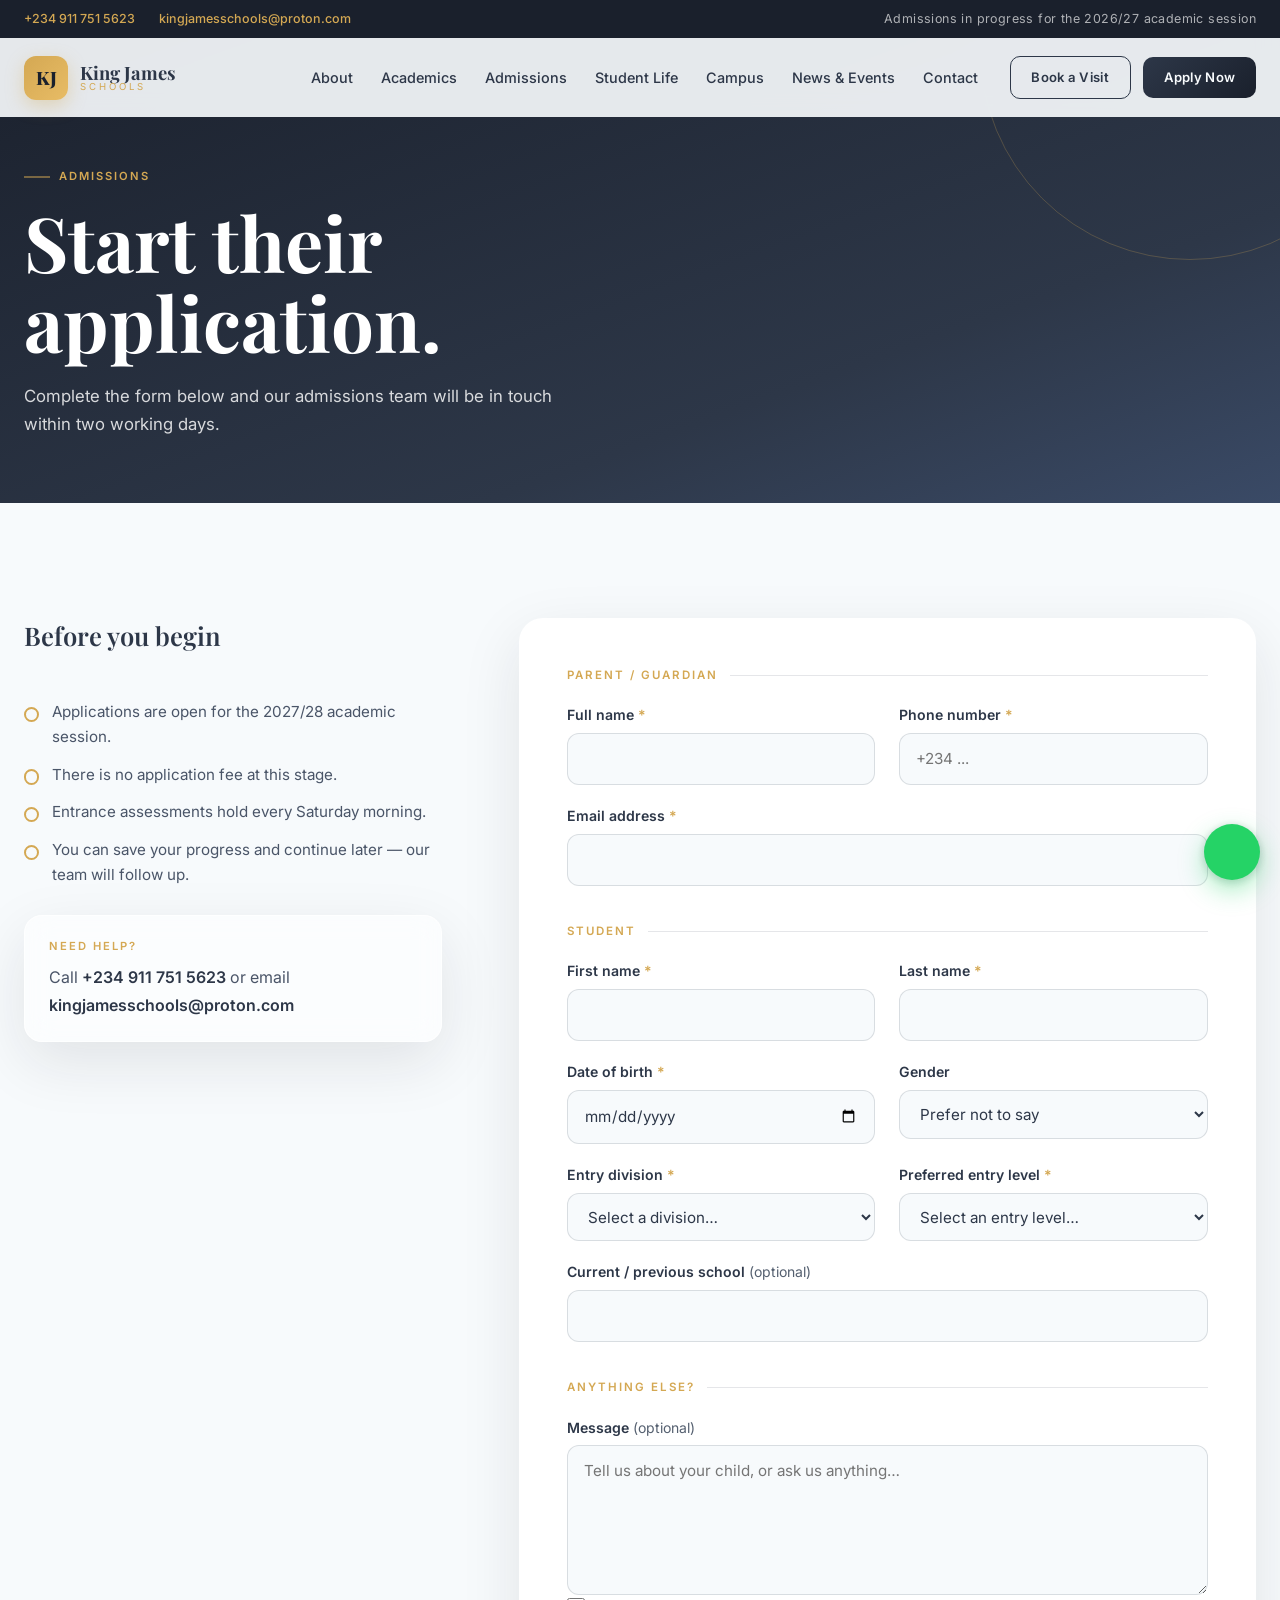
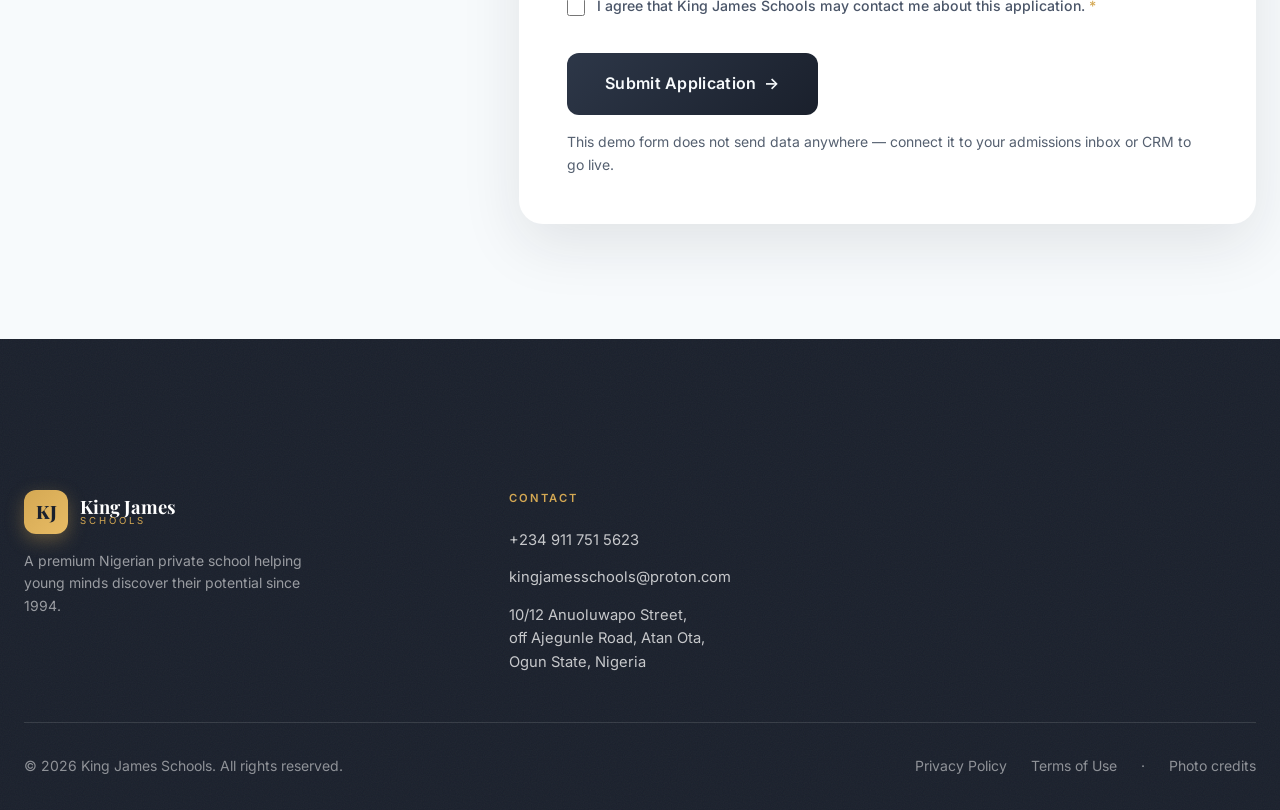
<file: apply.html>
<!DOCTYPE html>
<html lang="en">
<head>
  <meta charset="UTF-8" />
  <meta name="viewport" content="width=device-width, initial-scale=1.0" />
  <title>Apply Now — King James Schools</title>
  <meta name="description" content="Begin your child's application to King James Schools. Applications are open for the next academic session." />
  <link rel="preconnect" href="https://fonts.googleapis.com" />
  <link rel="preconnect" href="https://fonts.gstatic.com" crossorigin />
  <link href="https://fonts.googleapis.com/css2?family=Inter:wght@400;500;600;700&family=Playfair+Display:ital,wght@0,500;0,600;0,700;0,800;1,500&display=swap" rel="stylesheet" />
  <link rel="icon" href="images/favicon.svg" type="image/svg+xml" />
    <meta property="og:type" content="website" />
  <meta property="og:site_name" content="King James Schools" />
  <meta property="og:title" content="Apply Now — King James Schools" />
  <meta property="og:description" content="Begin your child's application to King James Schools. Applications are open for the next academic session." />
  <meta property="og:image" content="https://rhemaolamiju295-sudo.github.io/King-James-school-website/images/og-image.jpg" />
  <meta property="og:image:width" content="1200" />
  <meta property="og:image:height" content="630" />
  <meta property="og:url" content="https://rhemaolamiju295-sudo.github.io/King-James-school-website/apply.html" />
  <meta name="twitter:card" content="summary_large_image" />
  <meta name="twitter:title" content="Apply Now — King James Schools" />
  <meta name="twitter:description" content="Begin your child's application to King James Schools. Applications are open for the next academic session." />
  <meta name="twitter:image" content="https://rhemaolamiju295-sudo.github.io/King-James-school-website/images/og-image.jpg" />
<link rel="stylesheet" href="css/style.css" />
</head>
<body>
  <a class="skip-link" href="#main">Skip to main content</a>

  <!-- ============ NAVIGATION ============ -->
  <header class="site-header is-solid-page" id="navbar">
    <div class="top-bar">
      <div class="top-bar-inner container">
        <div class="top-bar-contact">
          <a href="tel:+2349117515623">+234 911 751 5623</a>
          <a href="mailto:kingjamesschools@proton.com">kingjamesschools@proton.com</a>
        </div>
        <p class="top-bar-note">Admissions in progress for the 2026/27 academic session</p>
      </div>
    </div>
    <div class="nav-inner">
      <a class="brand" href="index.html">
        <span class="brand-mark" aria-hidden="true">KJ</span>
        <span class="brand-text">
          <span class="brand-name">King James</span>
          <span class="brand-sub">Schools</span>
        </span>
      </a>

      <nav class="nav-links" id="nav-links" aria-label="Primary">
        <a href="index.html#about">About</a>
        <a href="index.html#academics">Academics</a>
        <a href="index.html#admissions">Admissions</a>
        <a href="index.html#student-life">Student Life</a>
        <a href="index.html#campuses">Campus</a>
        <a href="index.html#news">News &amp; Events</a>
        <a href="index.html#contact">Contact</a>
      </nav>

      <div class="nav-ctas">
        <a class="btn btn-outline btn-sm nav-cta-visit" href="index.html#visit">Book a Visit</a>
        <a class="btn btn-primary btn-sm magnetic" href="apply.html" aria-current="page">Apply Now</a>
      </div>

      <button class="hamburger" id="hamburger" aria-label="Open menu" aria-expanded="false" aria-controls="nav-links">
        <span></span><span></span><span></span>
      </button>
    </div>
  </header>

  <main id="main">
    <!-- ============ PAGE HERO ============ -->
    <section class="page-hero">
      <div class="container">
        <p class="kicker label-upper">Admissions</p>
        <h1 class="headline-1 display-serif">Start their<br>application.</h1>
        <p class="page-hero-sub body-text">Complete the form below and our admissions team will be in touch within two working days.</p>
      </div>
      <span class="deco deco-1" aria-hidden="true"></span>
    </section>

    <!-- ============ APPLICATION FORM ============ -->
    <section class="apply-section section">
      <div class="container apply-grid">
        <aside class="apply-aside">
          <h2 class="headline-5 display-serif">Before you begin</h2>
          <ul class="apply-checklist">
            <li>Applications are open for the 2027/28 academic session.</li>
            <li>There is no application fee at this stage.</li>
            <li>Entrance assessments hold every Saturday morning.</li>
            <li>You can save your progress and continue later — our team will follow up.</li>
          </ul>
          <div class="apply-help glass">
            <p class="label-upper">Need help?</p>
            <p class="body-text">Call <a href="tel:+2349117515623">+234 911 751 5623</a> or email <a href="mailto:kingjamesschools@proton.com">kingjamesschools@proton.com</a></p>
          </div>
        </aside>

        <div class="apply-form-wrap">
          <form id="apply-form" novalidate>
            <fieldset class="form-fieldset">
              <legend class="label-upper">Parent / Guardian</legend>
              <div class="form-grid">
                <div class="field">
                  <label for="pg-name">Full name <span class="req" aria-hidden="true">*</span></label>
                  <input id="pg-name" name="pg-name" type="text" autocomplete="name" required aria-describedby="pg-name-error"
                         data-validate="required" data-required-error="Please enter your full name." />
                  <p class="field-error" id="pg-name-error" aria-live="polite"></p>
                </div>
                <div class="field">
                  <label for="pg-phone">Phone number <span class="req" aria-hidden="true">*</span></label>
                  <input id="pg-phone" name="pg-phone" type="tel" autocomplete="tel" inputmode="tel" placeholder="+234 ..." required aria-describedby="pg-phone-error"
                         data-validate="required phone"
                         data-required-error="Please enter a phone number."
                         data-phone-error="Please enter a valid phone number." />
                  <p class="field-error" id="pg-phone-error" aria-live="polite"></p>
                </div>
                <div class="field field-span">
                  <label for="pg-email">Email address <span class="req" aria-hidden="true">*</span></label>
                  <input id="pg-email" name="pg-email" type="email" autocomplete="email" required aria-describedby="pg-email-error"
                         data-validate="required email"
                         data-required-error="Please enter your email address."
                         data-email-error="Please enter a valid email address." />
                  <p class="field-error" id="pg-email-error" aria-live="polite"></p>
                </div>
              </div>
            </fieldset>

            <fieldset class="form-fieldset">
              <legend class="label-upper">Student</legend>
              <div class="form-grid">
                <div class="field">
                  <label for="st-first">First name <span class="req" aria-hidden="true">*</span></label>
                  <input id="st-first" name="st-first" type="text" autocomplete="given-name" required aria-describedby="st-first-error"
                         data-validate="required" data-required-error="Please enter the student's first name." />
                  <p class="field-error" id="st-first-error" aria-live="polite"></p>
                </div>
                <div class="field">
                  <label for="st-last">Last name <span class="req" aria-hidden="true">*</span></label>
                  <input id="st-last" name="st-last" type="text" autocomplete="family-name" required aria-describedby="st-last-error"
                         data-validate="required" data-required-error="Please enter the student's last name." />
                  <p class="field-error" id="st-last-error" aria-live="polite"></p>
                </div>
                <div class="field">
                  <label for="st-dob">Date of birth <span class="req" aria-hidden="true">*</span></label>
                  <input id="st-dob" name="st-dob" type="date" required aria-describedby="st-dob-error"
                         data-validate="required" data-required-error="Please enter the student's date of birth." />
                  <p class="field-error" id="st-dob-error" aria-live="polite"></p>
                </div>
                <div class="field">
                  <label for="st-gender">Gender</label>
                  <select id="st-gender" name="st-gender">
                    <option value="">Prefer not to say</option>
                    <option>Female</option>
                    <option>Male</option>
                  </select>
                </div>
                <div class="field">
                  <label for="st-division">Entry division <span class="req" aria-hidden="true">*</span></label>
                  <select id="st-division" name="st-division" required aria-describedby="st-division-error"
                          data-validate="required" data-required-error="Please choose an entry division.">
                    <option value="">Select a division…</option>
                    <option>Early Years</option>
                    <option>Primary</option>
                    <option>Secondary</option>
                  </select>
                  <p class="field-error" id="st-division-error" aria-live="polite"></p>
                </div>
                <div class="field">
                  <label for="st-campus">Preferred entry level <span class="req" aria-hidden="true">*</span></label>
                  <select id="st-campus" name="st-campus" required aria-describedby="st-campus-error"
                          data-validate="required" data-required-error="Please choose an entry level.">
                    <option value="">Select an entry level…</option>
                    <option>Kiddies (Ages 2–5)</option>
                    <option>Primary (Ages 5–11)</option>
                    <option>Secondary (Ages 11–16)</option>
                  </select>
                  <p class="field-error" id="st-campus-error" aria-live="polite"></p>
                </div>
                <div class="field field-span">
                  <label for="st-school">Current / previous school <span class="caption">(optional)</span></label>
                  <input id="st-school" name="st-school" type="text" autocomplete="off" />
                </div>
              </div>
            </fieldset>

            <fieldset class="form-fieldset">
              <legend class="label-upper">Anything else?</legend>
              <div class="field">
                <label for="msg">Message <span class="caption">(optional)</span></label>
                <textarea id="msg" name="msg" rows="5" placeholder="Tell us about your child, or ask us anything…"></textarea>
              </div>
              <div class="field field-check">
                <input id="consent" name="consent" type="checkbox" required aria-describedby="consent-error"
                       data-validate="checked"
                       data-checked-error="Please agree before submitting." />
                <label for="consent">I agree that King James Schools may contact me about this application. <span class="req" aria-hidden="true">*</span></label>
                <p class="field-error" id="consent-error" aria-live="polite"></p>
              </div>
            </fieldset>

            <button class="btn btn-primary btn-lg magnetic" type="submit">Submit Application <span class="arrow" aria-hidden="true">→</span></button>
            <p class="caption form-note">This demo form does not send data anywhere — connect it to your admissions inbox or CRM to go live.</p>
          </form>

          <div class="form-success" id="apply-success" hidden>
            <span class="success-mark" aria-hidden="true">✓</span>
            <h2 class="headline-3 display-serif">Application received.</h2>
            <p class="body-text">Thank you — our admissions team will contact you within two working days to confirm entrance assessment details.</p>
            <a class="btn btn-outline" href="index.html">Back to homepage</a>
          </div>
        </div>
      </div>
    </section>
  </main>

  <!-- ============ FOOTER ============ -->
  <footer class="site-footer">
    <div class="container">
      <div class="footer-grid footer-grid-compact">
        <div class="footer-brand">
          <a class="brand" href="index.html">
            <span class="brand-mark" aria-hidden="true">KJ</span>
            <span class="brand-text">
              <span class="brand-name">King James</span>
              <span class="brand-sub">Schools</span>
            </span>
          </a>
          <p class="caption">A premium Nigerian private school helping young minds discover their potential since 1994.</p>
        </div>
        <div class="footer-col" aria-label="Footer — contact">
          <h3 class="label-upper">Contact</h3>
          <a href="tel:+2349117515623">+234 911 751 5623</a>
          <a href="mailto:kingjamesschools@proton.com">kingjamesschools@proton.com</a>
          <span>10/12 Anuoluwapo Street,<br>off Ajegunle Road, Atan Ota,<br>Ogun State, Nigeria</span>
        </div>
      </div>
      <div class="footer-bottom caption">
        <span>© <span id="year">2026</span> King James Schools. All rights reserved.</span>
        <span class="footer-legal">
          <a href="#">Privacy Policy</a>
          <a href="#">Terms of Use</a> <span aria-hidden="true">·</span> <a href="credits.html">Photo credits</a>
        </span>
      </div>
    </div>
  </footer>

  <a class="wa-float" href="https://wa.me/qr/ZM3OCDB7XLUVF1" target="_blank" rel="noopener" aria-label="Chat with us on WhatsApp">
    <svg viewBox="0 0 24 24" aria-hidden="true"><path d=""M17.472 14.382c-.297-.149-1.758-.867-2.03-.967-.273-.099-.471-.148-.67.15-.197.297-.767.966-.94 1.164-.173.199-.347.223-.644.075-.297-.15-1.255-.463-2.39-1.475-.883-.788-1.48-1.761-1.653-2.059-.173-.297-.018-.458.13-.606.134-.133.298-.347.446-.52.149-.174.198-.298.298-.497.099-.198.05-.371-.025-.52-.075-.149-.669-1.612-.916-2.207-.242-.579-.487-.5-.669-.51-.173-.008-.371-.01-.57-.01-.198 0-.52.074-.792.372-.272.297-1.04 1.016-1.04 2.479 0 1.462 1.065 2.875 1.213 3.074.149.198 2.096 3.2 5.077 4.487.709.306 1.262.489 1.694.625.712.227 1.36.195 1.871.118.571-.085 1.758-.719 2.006-1.413.248-.694.248-1.289.173-1.413-.074-.124-.272-.198-.57-.347m-5.421 7.403h-.004a9.87 9.87 0 01-5.031-1.378l-.361-.214-3.741.982.998-3.648-.235-.374a9.86 9.86 0 01-1.51-5.26c.001-5.45 4.436-9.884 9.888-9.884 2.64 0 5.122 1.03 6.988 2.898a9.825 9.825 0 012.893 6.994c-.003 5.45-4.437 9.884-9.885 9.884m8.413-18.297A11.815 11.815 0 0012.05 0C5.495 0 .16 5.335.157 11.892c0 2.096.547 4.142 1.588 5.945L.057 24l6.305-1.654a11.882 11.882 0 005.683 1.448h.005c6.554 0 11.89-5.335 11.893-11.893a11.821 11.821 0 00-3.48-8.413Z"></path></svg>
  </a>
  <script src="js/script.js" defer></script>
</body>
</html>
</file>
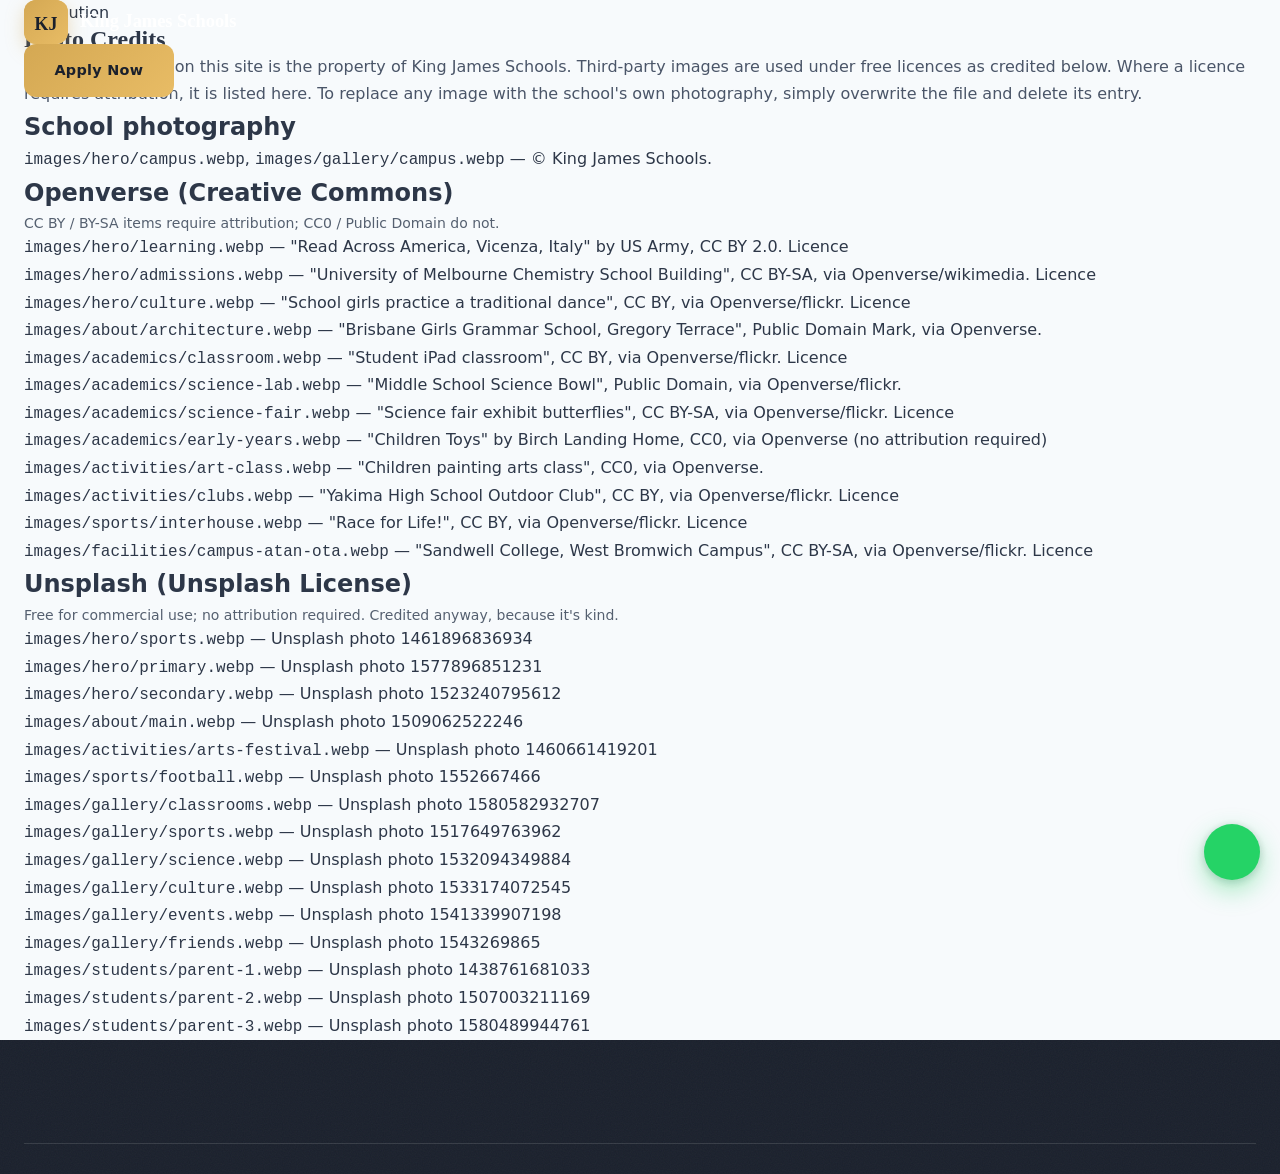
<file: credits.html>
<!DOCTYPE html>
<html lang="en">
<head>
  <meta charset="UTF-8" />
  <meta name="viewport" content="width=device-width, initial-scale=1.0" />
  <title>Photo Credits — King James Schools</title>
  <meta name="description" content="Image licensing and attribution for photography used on the King James Schools website." />
  <link rel="icon" type="image/svg+xml" href="images/favicon.svg" />
  <meta name="theme-color" content="#16264d" />
    <meta property="og:type" content="website" />
  <meta property="og:site_name" content="King James Schools" />
  <meta property="og:title" content="Photo Credits — King James Schools" />
  <meta property="og:description" content="Image licensing and attribution for photography used on the King James Schools website." />
  <meta property="og:image" content="https://rhemaolamiju295-sudo.github.io/King-James-school-website/images/og-image.jpg" />
  <meta property="og:image:width" content="1200" />
  <meta property="og:image:height" content="630" />
  <meta property="og:url" content="https://rhemaolamiju295-sudo.github.io/King-James-school-website/credits.html" />
  <meta name="twitter:card" content="summary_large_image" />
  <meta name="twitter:title" content="Photo Credits — King James Schools" />
  <meta name="twitter:description" content="Image licensing and attribution for photography used on the King James Schools website." />
  <meta name="twitter:image" content="https://rhemaolamiju295-sudo.github.io/King-James-school-website/images/og-image.jpg" />
<link rel="stylesheet" href="css/style.css" />
</head>
<body>
  <a class="skip-link" href="#main">Skip to main content</a>

  <header class="site-header solid-header">
    <nav class="navbar container" aria-label="Primary">
      <a class="brand" href="index.html">
        <img src="images/favicon.svg" alt="" class="brand-mark" />
        <span class="brand-name">King James Schools</span>
      </a>
      <a class="btn btn-gold btn-small nav-ctas" href="apply.html">Apply Now</a>
    </nav>
  </header>

  <main id="main">
    <section class="credits-section container">
      <p class="section-kicker">Attribution</p>
      <h1 class="display-serif">Photo Credits</h1>
      <p class="body-text credits-intro">
        Most photography on this site is the property of King James Schools.
        Third-party images are used under free licences as credited below. Where a
        licence requires attribution, it is listed here. To replace any image with
        the school's own photography, simply overwrite the file and delete its entry.
      </p>

      <h2 class="credits-heading">School photography</h2>
      <ul class="credits-list">
        <li><code>images/hero/campus.webp</code>, <code>images/gallery/campus.webp</code> — © King James Schools.</li>
      </ul>

      <h2 class="credits-heading">Openverse (Creative Commons)</h2>
      <p class="caption">CC BY / BY-SA items require attribution; CC0 / Public Domain do not.</p>
      <ul class="credits-list" id="openverse-list">
        <li><code>images/hero/learning.webp</code> — "Read Across America, Vicenza, Italy" by US Army, CC BY 2.0. <a href="https://creativecommons.org/licenses/by/2.0/" rel="license noopener">Licence</a></li>
        <li><code>images/hero/admissions.webp</code> — "University of Melbourne Chemistry School Building", CC BY-SA, via Openverse/wikimedia. <a href="https://creativecommons.org/licenses/by-sa/2.0/" rel="license noopener">Licence</a></li>
        <li><code>images/hero/culture.webp</code> — "School girls practice a traditional dance", CC BY, via Openverse/flickr. <a href="https://creativecommons.org/licenses/by/2.0/" rel="license noopener">Licence</a></li>
        <li><code>images/about/architecture.webp</code> — "Brisbane Girls Grammar School, Gregory Terrace", Public Domain Mark, via Openverse.</li>
        <li><code>images/academics/classroom.webp</code> — "Student iPad classroom", CC BY, via Openverse/flickr. <a href="https://creativecommons.org/licenses/by/2.0/" rel="license noopener">Licence</a></li>
        <li><code>images/academics/science-lab.webp</code> — "Middle School Science Bowl", Public Domain, via Openverse/flickr.</li>
        <li><code>images/academics/science-fair.webp</code> — "Science fair exhibit butterflies", CC BY-SA, via Openverse/flickr. <a href="https://creativecommons.org/licenses/by-sa/2.0/" rel="license noopener">Licence</a></li>
        <li><code>images/academics/early-years.webp</code> — "Children Toys" by Birch Landing Home, CC0, via Openverse (no attribution required)</li>
        <li><code>images/activities/art-class.webp</code> — "Children painting arts class", CC0, via Openverse.</li>
        <li><code>images/activities/clubs.webp</code> — "Yakima High School Outdoor Club", CC BY, via Openverse/flickr. <a href="https://creativecommons.org/licenses/by/2.0/" rel="license noopener">Licence</a></li>
        <li><code>images/sports/interhouse.webp</code> — "Race for Life!", CC BY, via Openverse/flickr. <a href="https://creativecommons.org/licenses/by/2.0/" rel="license noopener">Licence</a></li>
        <li><code>images/facilities/campus-atan-ota.webp</code> — "Sandwell College, West Bromwich Campus", CC BY-SA, via Openverse/flickr. <a href="https://creativecommons.org/licenses/by-sa/2.0/" rel="license noopener">Licence</a></li>
      </ul>

      <h2 class="credits-heading">Unsplash (Unsplash License)</h2>
      <p class="caption">Free for commercial use; no attribution required. Credited anyway, because it's kind.</p>
      <ul class="credits-list">
        <li><code>images/hero/sports.webp</code> — Unsplash photo <a href="https://unsplash.com/photos/1461896836934-ffe607ba8211" rel="noopener">1461896836934</a></li>
        <li><code>images/hero/primary.webp</code> — Unsplash photo <a href="https://unsplash.com/photos/1577896851231-70ef18881754" rel="noopener">1577896851231</a></li>
        <li><code>images/hero/secondary.webp</code> — Unsplash photo <a href="https://unsplash.com/photos/1523240795612-9a054b0db644" rel="noopener">1523240795612</a></li>
        <li><code>images/about/main.webp</code> — Unsplash photo <a href="https://unsplash.com/photos/1509062522246-3755977927d7" rel="noopener">1509062522246</a></li>
                <li><code>images/activities/arts-festival.webp</code> — Unsplash photo <a href="https://unsplash.com/photos/1460661419201-fd4cecdf8a8b" rel="noopener">1460661419201</a></li>
        <li><code>images/sports/football.webp</code> — Unsplash photo <a href="https://unsplash.com/photos/1552667466-07770ae110d0" rel="noopener">1552667466</a></li>
        <li><code>images/gallery/classrooms.webp</code> — Unsplash photo <a href="https://unsplash.com/photos/1580582932707-520aed937b7b" rel="noopener">1580582932707</a></li>
        <li><code>images/gallery/sports.webp</code> — Unsplash photo <a href="https://unsplash.com/photos/1517649763962-0c623066013b" rel="noopener">1517649763962</a></li>
        <li><code>images/gallery/science.webp</code> — Unsplash photo <a href="https://unsplash.com/photos/1532094349884-543bc11b234d" rel="noopener">1532094349884</a></li>
        <li><code>images/gallery/culture.webp</code> — Unsplash photo <a href="https://unsplash.com/photos/1533174072545-7a4b6ad7a6c3" rel="noopener">1533174072545</a></li>
        <li><code>images/gallery/events.webp</code> — Unsplash photo <a href="https://unsplash.com/photos/1541339907198-e08756dedf3f" rel="noopener">1541339907198</a></li>
        <li><code>images/gallery/friends.webp</code> — Unsplash photo <a href="https://unsplash.com/photos/1543269865-cbf427effbad" rel="noopener">1543269865</a></li>
        <li><code>images/students/parent-1.webp</code> — Unsplash photo <a href="https://unsplash.com/photos/1438761681033-6461ffad8d80" rel="noopener">1438761681033</a></li>
        <li><code>images/students/parent-2.webp</code> — Unsplash photo <a href="https://unsplash.com/photos/1507003211169-0a1dd7228f2d" rel="noopener">1507003211169</a></li>
        <li><code>images/students/parent-3.webp</code> — Unsplash photo <a href="https://unsplash.com/photos/1580489944761-15a19d654956" rel="noopener">1580489944761</a></li>
      </ul>
    </section>
  </main>

  <footer class="site-footer">
    <div class="container">
      <div class="footer-bottom caption">
        <span>© <span id="year">2026</span> King James Schools. All rights reserved.</span>
        <span class="footer-legal">
          <a href="index.html">Home</a> <span aria-hidden="true">·</span>
          <a href="apply.html">Apply</a>
        </span>
      </div>
    </div>
  </footer>

  <a class="wa-float" href="https://wa.me/qr/ZM3OCDB7XLUVF1" target="_blank" rel="noopener" aria-label="Chat with us on WhatsApp">
    <svg viewBox="0 0 24 24" aria-hidden="true"><path d=""M17.472 14.382c-.297-.149-1.758-.867-2.03-.967-.273-.099-.471-.148-.67.15-.197.297-.767.966-.94 1.164-.173.199-.347.223-.644.075-.297-.15-1.255-.463-2.39-1.475-.883-.788-1.48-1.761-1.653-2.059-.173-.297-.018-.458.13-.606.134-.133.298-.347.446-.52.149-.174.198-.298.298-.497.099-.198.05-.371-.025-.52-.075-.149-.669-1.612-.916-2.207-.242-.579-.487-.5-.669-.51-.173-.008-.371-.01-.57-.01-.198 0-.52.074-.792.372-.272.297-1.04 1.016-1.04 2.479 0 1.462 1.065 2.875 1.213 3.074.149.198 2.096 3.2 5.077 4.487.709.306 1.262.489 1.694.625.712.227 1.36.195 1.871.118.571-.085 1.758-.719 2.006-1.413.248-.694.248-1.289.173-1.413-.074-.124-.272-.198-.57-.347m-5.421 7.403h-.004a9.87 9.87 0 01-5.031-1.378l-.361-.214-3.741.982.998-3.648-.235-.374a9.86 9.86 0 01-1.51-5.26c.001-5.45 4.436-9.884 9.888-9.884 2.64 0 5.122 1.03 6.988 2.898a9.825 9.825 0 012.893 6.994c-.003 5.45-4.437 9.884-9.885 9.884m8.413-18.297A11.815 11.815 0 0012.05 0C5.495 0 .16 5.335.157 11.892c0 2.096.547 4.142 1.588 5.945L.057 24l6.305-1.654a11.882 11.882 0 005.683 1.448h.005c6.554 0 11.89-5.335 11.893-11.893a11.821 11.821 0 00-3.48-8.413Z"></path></svg>
  </a>
  <script src="js/script.js"></script>
</body>
</html>
</file>
<file: css/style.css>
/* =========================================================
   KING JAMES SCHOOLS — Premium Editorial Design System
   Deep Royal Blue / Navy + King James Gold + Warm Ivory
   ========================================================= */

/* ---------- CSS Variables ---------- */
:root {
  --royal-blue: #2d3748;
  --royal-blue-light: #4a5568;
  --royal-blue-dark: #1a202c;
  --king-gold: #d4a853;
  --king-gold-light: #e8bc65;
  --king-gold-ink: #8a6520;
  --warm-ivory: #f7fafc;
  --white: #ffffff;
  --text-primary: #2d3748;
  --text-secondary: #4a5568;
  --text-muted: #556070;
  --accent-blue: #4299e1;

  --font-serif: 'Playfair Display', 'Merriweather', Georgia, serif;
  --font-sans: 'Inter', system-ui, -apple-system, sans-serif;

  --container: 1240px;
  --section-pad: clamp(4.5rem, 9vw, 8.5rem);
  --ease-out: cubic-bezier(0.16, 1, 0.3, 1);
  --ease-spring: cubic-bezier(0.34, 1.56, 0.64, 1);
  --shadow-card: 0 20px 60px rgba(26, 32, 44, 0.10);
  --shadow-lift: 0 30px 70px rgba(26, 32, 44, 0.16);
}

/* ---------- Reset & Base ---------- */
*, *::before, *::after { box-sizing: border-box; margin: 0; padding: 0; }

html {
  font-size: 16px;
  -webkit-text-size-adjust: 100%;
  scroll-behavior: smooth;
  scroll-padding-top: 90px;
}
@media (max-width: 768px) { html { font-size: 14px; } }

body {
  font-family: var(--font-sans);
  color: var(--text-primary);
  background: var(--warm-ivory);
  line-height: 1.6;
  overflow-x: hidden;
}

img { max-width: 100%; display: block; }
[hidden] { display: none !important; }
ul { list-style: none; }
a { color: inherit; text-decoration: none; }
button { font: inherit; color: inherit; background: none; border: none; cursor: pointer; }

.container { width: min(100% - 3rem, var(--container)); margin-inline: auto; }
.section { padding-block: var(--section-pad); }

/* Grain texture overlay for large color fields */
.grain,
.final-cta::after,
.site-footer::before,
.numbers::before {
  content: '';
  position: absolute;
  inset: 0;
  pointer-events: none;
  opacity: 0.05;
  background-image: url("data:image/svg+xml,%3Csvg xmlns='http://www.w3.org/2000/svg' width='140' height='140'%3E%3Cfilter id='n'%3E%3CfeTurbulence type='fractalNoise' baseFrequency='0.85' numOctaves='2' stitchTiles='stitch'/%3E%3C/filter%3E%3Crect width='100%25' height='100%25' filter='url(%23n)'/%3E%3C/svg%3E");
}

/* ---------- Typography ---------- */
.display-serif { font-family: var(--font-serif); font-weight: 700; line-height: 1.15; }

.headline-1 { font-size: clamp(3rem, 7.5vw, 5.5rem); line-height: 1.05; font-weight: 700; }
.headline-2 { font-size: clamp(2.4rem, 5vw, 4rem); line-height: 1.1; font-weight: 600; }
.headline-3 { font-size: clamp(1.8rem, 3.5vw, 3rem); line-height: 1.2; font-weight: 600; }
.headline-4 { font-size: clamp(1.5rem, 2.6vw, 2.25rem); line-height: 1.3; font-weight: 600; }
.headline-5 { font-size: clamp(1.25rem, 2vw, 1.75rem); line-height: 1.35; font-weight: 600; }
.headline-6 { font-size: 1.25rem; line-height: 1.4; font-weight: 600; }

.body-text { font-size: 1rem; line-height: 1.7; color: var(--text-secondary); }
.caption { font-size: 0.875rem; color: var(--text-muted); }
.label-upper { text-transform: uppercase; font-size: 0.7rem; letter-spacing: 2px; font-weight: 600; }

.kicker {
  color: var(--king-gold-ink);
  margin-bottom: 1rem;
  display: inline-block;
  position: relative;
  padding-left: 2.2rem;
}
.kicker::before {
  content: '';
  position: absolute;
  left: 0; top: 50%;
  width: 1.6rem; height: 1px;
  background: var(--king-gold);
  transform: translateY(-50%);
}

.section-head { max-width: 720px; margin-bottom: clamp(2.5rem, 5vw, 4rem); }
.section-head .kicker { margin-bottom: 1.25rem; }
.section-sub { margin-top: 1rem; font-size: 1.125rem; }
.section-head-row {
  max-width: none;
  display: flex;
  align-items: flex-end;
  justify-content: space-between;
  gap: 2rem;
  flex-wrap: wrap;
}
/* Emerald-style centered header variant */
.section-head.is-centered {
  margin-inline: auto;
  text-align: center;
  max-width: 780px;
}
.section-head.is-centered .kicker { padding-left: 0; }
.section-head.is-centered .kicker::before { display: none; }
.section-head.is-centered .kicker::after {
  content: '';
  display: block;
  width: 3.2rem;
  height: 2px;
  margin: 0.9rem auto 0;
  background: linear-gradient(90deg, transparent, var(--king-gold), transparent);
}

/* Focus visibility (accessibility) */
:focus-visible { outline: 2px solid var(--king-gold); outline-offset: 3px; border-radius: 2px; }

.skip-link {
  position: absolute;
  left: 1rem; top: -100px;
  z-index: 2000;
  background: var(--royal-blue);
  color: var(--white);
  padding: 0.75rem 1.25rem;
  border-radius: 0 0 10px 10px;
  transition: top 0.2s;
}
.skip-link:focus { top: 0; }

::selection { background: var(--king-gold); color: var(--royal-blue-dark); }

/* =========================================================
   NAVIGATION
   ========================================================= */
.site-header {
  position: fixed;
  inset: 0 0 auto 0;
  z-index: 1000;
  transition: background 0.4s, box-shadow 0.4s;
}
.site-header.scrolled {
  background: rgba(247, 250, 252, 0.85);
  backdrop-filter: blur(12px);
  -webkit-backdrop-filter: blur(12px);
  box-shadow: 0 1px 0 rgba(45, 55, 72, 0.08), 0 10px 30px rgba(26, 32, 44, 0.06);
}
.site-header.scrolled .brand-name,
.site-header.scrolled .nav-links a { color: var(--royal-blue); }
.site-header.scrolled .nav-links a:hover { color: var(--royal-blue-dark); }
.site-header.scrolled .brand-sub { color: var(--king-gold); }
.site-header.scrolled .hamburger span { background: var(--royal-blue); }

/* Inner pages: header starts solid (no transparent-over-hero state) */
.site-header.is-solid-page {
  background: rgba(247, 250, 252, 0.92);
  backdrop-filter: blur(12px);
  -webkit-backdrop-filter: blur(12px);
  box-shadow: 0 1px 0 rgba(45, 55, 72, 0.08);
}
.site-header.is-solid-page .brand-name,
.site-header.is-solid-page .nav-links a { color: var(--royal-blue); }
.site-header.is-solid-page .brand-sub { color: var(--king-gold); }
.site-header.is-solid-page .hamburger span { background: var(--royal-blue); }
.site-header.is-solid-page .nav-cta-visit { color: var(--royal-blue); border-color: var(--royal-blue); }

.nav-inner {
  width: min(100% - 3rem, 1360px);
  margin-inline: auto;
  display: flex;
  align-items: center;
  gap: 2rem;
  padding-block: 1.1rem;
}

.brand { display: flex; align-items: center; gap: 0.75rem; }
.brand-mark {
  display: grid;
  place-items: center;
  width: 44px; height: 44px;
  border-radius: 12px;
  background: linear-gradient(135deg, var(--king-gold), var(--king-gold-light));
  color: var(--royal-blue-dark);
  font-family: var(--font-serif);
  font-weight: 800;
  font-size: 1.15rem;
  box-shadow: 0 6px 18px rgba(212, 168, 83, 0.35);
}
.brand-text { display: flex; flex-direction: column; line-height: 1.05; }
.brand-name {
  font-family: var(--font-serif);
  font-weight: 700;
  font-size: 1.15rem;
  color: var(--white);
  transition: color 0.3s;
}
.brand-sub {
  text-transform: uppercase;
  font-size: 0.6rem;
  letter-spacing: 3px;
  color: var(--king-gold);
  transition: color 0.3s;
}

.nav-links {
  display: flex;
  gap: 1.75rem;
  margin-left: auto;
}
.nav-links a {
  position: relative;
  font-size: 0.9rem;
  font-weight: 500;
  color: rgba(255, 255, 255, 0.92);
  padding-block: 0.35rem;
  transition: color 0.3s;
}
.nav-links a::after {
  content: '';
  position: absolute;
  left: 0; bottom: 0;
  width: 100%; height: 2px;
  background: var(--king-gold);
  transform: scaleX(0);
  transform-origin: left;
  transition: transform 0.35s var(--ease-out);
}
.nav-links a:hover::after,
.nav-links a:focus-visible::after { transform: scaleX(1); }

.nav-ctas { display: flex; gap: 0.75rem; align-items: center; }
.nav-cta-visit {
  color: var(--white);
  border-color: rgba(255, 255, 255, 0.5);
}
.site-header.scrolled .nav-cta-visit { color: var(--royal-blue); border-color: var(--royal-blue); }

/* Hamburger */
.hamburger {
  display: none;
  flex-direction: column;
  justify-content: center;
  gap: 5px;
  width: 44px; height: 44px;
  padding: 10px;
  margin-left: auto;
  z-index: 1100;
}
.hamburger span {
  display: block;
  height: 2px;
  width: 100%;
  background: var(--white);
  border-radius: 2px;
  transition: transform 0.35s var(--ease-out), opacity 0.25s, background 0.3s;
}
.hamburger[aria-expanded="true"] span:nth-child(1) { transform: translateY(7px) rotate(45deg); }
.hamburger[aria-expanded="true"] span:nth-child(2) { opacity: 0; }
.hamburger[aria-expanded="true"] span:nth-child(3) { transform: translateY(-7px) rotate(-45deg); }

/* =========================================================
   TOP UTILITY BAR
   ========================================================= */
.top-bar {
  background: var(--royal-blue-dark);
  color: rgba(255, 255, 255, 0.8);
  font-size: 0.78rem;
  position: relative;
  z-index: 1100;
}
.top-bar-inner {
  display: flex;
  justify-content: space-between;
  align-items: center;
  gap: 1rem;
  min-height: 38px;
  flex-wrap: wrap;
  padding-block: 0.3rem;
}
.top-bar-contact { display: flex; gap: 1.5rem; flex-wrap: wrap; }
.top-bar-contact a { color: var(--king-gold); font-weight: 500; transition: color 0.25s; }
.top-bar-contact a:hover { color: var(--white); }
.top-bar-note { color: rgba(255, 255, 255, 0.65); letter-spacing: 0.4px; }

/* =========================================================
   HERO — DIVISION SHOWCASE SLIDER
   ========================================================= */
.hero {
  position: relative;
  height: calc(100svh - 38px);
  min-height: 600px;
  overflow: hidden;
  background: linear-gradient(165deg, #0e1730 0%, #16264d 45%, #1d4ed8 135%);
  color: var(--white);
}

.hero-slides { position: absolute; inset: 0; }

.slide {
  position: absolute;
  inset: 0;
  visibility: hidden;
  /* graceful fallback visible while the photo loads (or if it fails) */
  background: linear-gradient(165deg, #0e1730 0%, #16264d 45%, #1d4ed8 135%);
}
.slide.is-active { visibility: visible; z-index: 1; }
.slide.is-leaving { visibility: visible; z-index: 2; }

.slide-bg {
  position: absolute;
  inset: 0;
  background-size: cover;
  background-position: center;
  will-change: opacity, transform;
}

/* Ken Burns: slow, subtle zoom-drift on the active slide's photo */
@keyframes kenBurns {
  from { transform: scale(1) translate3d(0, 0, 0); }
  to   { transform: scale(1.07) translate3d(-0.6%, 0.5%, 0); }
}
.slide.is-active .slide-bg { animation: slideIn 1.3s var(--ease-out) forwards, kenBurns 8.5s var(--ease-out) forwards; }
.slide.is-leaving .slide-bg { animation: slideOut 0.9s var(--ease-out) forwards; }

@keyframes slideIn {
  from { opacity: 0; transform: scale(1.08); }
  to   { opacity: 1; transform: scale(1); }
}
@keyframes slideOut {
  from { opacity: 1; transform: scale(1); }
  to   { opacity: 0; transform: scale(1.04); }
}

.slide-scrim {
  position: absolute;
  inset: 0;
  /* lighter overlay: photos stay vivid, bottom shade keeps headline text legible */
  background:
    linear-gradient(180deg, rgba(26, 32, 44, 0.4) 0%, rgba(26, 32, 44, 0.05) 38%, rgba(26, 32, 44, 0.52) 100%),
    linear-gradient(100deg, rgba(26, 32, 44, 0.42) 0%, rgba(26, 32, 44, 0.02) 60%);
}

.slide-content {
  position: relative;
  z-index: 2;
  height: 100%;
  display: flex;
  flex-direction: column;
  justify-content: flex-end;
  padding-bottom: clamp(7.5rem, 15vh, 10rem);
  max-width: 780px;
}

.slide-badge {
  align-self: flex-start;
  background: rgba(212, 168, 83, 0.18);
  border: 1px solid rgba(212, 168, 83, 0.5);
  color: var(--king-gold-light);
  padding: 0.45rem 1rem;
  border-radius: 999px;
  backdrop-filter: blur(8px);
  -webkit-backdrop-filter: blur(8px);
  margin-bottom: 1.25rem;
}
.slide-title {
  font-size: clamp(2.5rem, 6vw, 4.75rem);
  line-height: 1.05;
  text-wrap: balance;
  text-shadow: 0 2px 40px rgba(26, 32, 44, 0.45);
}
.slide-text {
  margin-top: 1.25rem;
  max-width: 54ch;
  font-size: 1.05rem;
  line-height: 1.7;
  color: rgba(255, 255, 255, 0.88);
}
.slide-ctas { margin-top: 2rem; display: flex; gap: 1rem; flex-wrap: wrap; }
.slide-tag {
  margin-top: 1.1rem;
  color: rgba(255, 255, 255, 0.6);
  display: flex;
  align-items: center;
  gap: 0.5rem;
}
.slide-tag::before {
  content: '';
  width: 20px; height: 1px;
  background: var(--king-gold);
}

/* Copy reveal on slide change */
.slide.is-active .slide-badge,
.slide.is-active .slide-title,
.slide.is-active .slide-text,
.slide.is-active .slide-ctas,
.slide.is-active .slide-tag {
  animation: riseIn 0.85s var(--ease-out) forwards;
}
.slide.is-active .slide-badge { animation-delay: 0.25s; }
.slide.is-active .slide-title { animation-delay: 0.35s; }
.slide.is-active .slide-text { animation-delay: 0.5s; }
.slide.is-active .slide-ctas { animation-delay: 0.62s; }
.slide.is-active .slide-tag { animation-delay: 0.72s; }
@keyframes riseIn {
  from { opacity: 0; transform: translateY(26px); }
  to   { opacity: 1; transform: translateY(0); }
}

/* Slider controls row: dots + arrows, bottom aligned */
.hero-controls {
  position: absolute;
  z-index: 6;
  left: 50%;
  transform: translateX(-50%);
  bottom: 2.4rem;
  display: flex;
  align-items: center;
  justify-content: space-between;
  gap: 2rem;
}

.hero-dots { display: flex; gap: 1.4rem; flex-wrap: wrap; }
.hero-dot { display: grid; gap: 0.55rem; justify-items: start; padding: 8px; }
.dot-progress {
  display: block;
  width: 64px;
  height: 3px;
  border-radius: 3px;
  background: rgba(255, 255, 255, 0.25);
  overflow: hidden;
}
.dot-fill {
  display: block;
  height: 100%;
  width: 100%;
  transform: scaleX(0);
  transform-origin: left center;
  background: linear-gradient(90deg, var(--king-gold), var(--king-gold-light));
  will-change: transform;
}
.dot-name {
  font-size: 0.62rem;
  text-transform: uppercase;
  letter-spacing: 1.6px;
  color: rgba(255, 255, 255, 0.5);
  transition: color 0.3s;
}
.hero-dot:hover .dot-name { color: var(--white); }
.hero-dot[aria-selected="true"] .dot-name { color: var(--king-gold); }
.hero-dot.is-done .dot-fill { transform: scaleX(1); background: rgba(212, 168, 83, 0.45); }

.hero-arrows { display: flex; gap: 0.75rem; }
.hero-arrow {
  width: 46px; height: 46px;
  display: grid;
  place-items: center;
  border-radius: 50%;
  border: 1px solid rgba(255, 255, 255, 0.35);
  color: var(--white);
  font-size: 1.5rem;
  line-height: 1;
  transition: background 0.3s, border-color 0.3s, transform 0.3s;
}
.hero-arrow:hover { background: rgba(255, 255, 255, 0.12); border-color: var(--king-gold); }
.hero-arrow:active { transform: scale(0.94); }

/* =========================================================
   BUTTONS
   ========================================================= */
.btn {
  position: relative;
  display: inline-flex;
  align-items: center;
  justify-content: center;
  gap: 0.5rem;
  padding: 0.95rem 1.9rem;
  border-radius: 12px;
  font-weight: 600;
  font-size: 0.9rem;
  letter-spacing: 0.3px;
  overflow: hidden;
  transition: transform 0.35s var(--ease-spring), box-shadow 0.35s, background 0.3s, color 0.3s, border-color 0.3s;
  cursor: pointer;
  white-space: nowrap;
}
.btn .arrow { transition: transform 0.3s var(--ease-out); }
.btn:hover .arrow { transform: translateX(5px); }
.btn-sm { padding: 0.65rem 1.3rem; font-size: 0.82rem; border-radius: 10px; }
.btn-lg { padding: 1.15rem 2.4rem; font-size: 1rem; }

.btn-primary {
  background: linear-gradient(135deg, var(--royal-blue), var(--royal-blue-dark));
  color: var(--warm-ivory);
}
.btn-primary::before {
  content: '';
  position: absolute;
  top: 0; left: -100%;
  width: 100%; height: 100%;
  background: linear-gradient(90deg, transparent, rgba(255, 255, 255, 0.25), transparent);
  transition: left 0.6s;
}
.btn-primary:hover::before { left: 100%; }
.btn-primary:hover {
  transform: translateY(-2px);
  box-shadow: 0 14px 34px rgba(45, 55, 72, 0.35);
}

.btn-gold {
  background: linear-gradient(135deg, var(--king-gold), var(--king-gold-light));
  color: var(--royal-blue-dark);
}
.btn-gold:hover {
  transform: translateY(-2px);
  box-shadow: 0 14px 34px rgba(212, 168, 83, 0.4);
}

.btn-outline { border: 1.5px solid var(--royal-blue); color: var(--royal-blue); }
.btn-outline:hover { background: var(--royal-blue); color: var(--warm-ivory); }

.btn-outline-light { border: 1.5px solid rgba(255, 255, 255, 0.6); color: var(--white); }
.btn-outline-light:hover { background: rgba(255, 255, 255, 0.12); border-color: var(--white); }

.text-link {
  display: inline-flex;
  align-items: center;
  gap: 0.45rem;
  font-weight: 600;
  font-size: 0.9rem;
  color: var(--royal-blue);
  position: relative;
  cursor: pointer;
}
.text-link::after {
  content: '';
  position: absolute;
  left: 0; bottom: -3px;
  width: 100%; height: 1.5px;
  background: var(--king-gold);
  transform: scaleX(0);
  transform-origin: left;
  transition: transform 0.35s var(--ease-out);
}
.text-link:hover::after { transform: scaleX(1); }
.text-link .arrow { transition: transform 0.3s var(--ease-out); color: var(--king-gold); }
.text-link:hover .arrow { transform: translateX(5px); }

/* =========================================================
   GLASSMORPHISM
   ========================================================= */
.glass {
  background: rgba(255, 255, 255, 0.55);
  backdrop-filter: blur(14px);
  -webkit-backdrop-filter: blur(14px);
  border: 1px solid rgba(255, 255, 255, 0.65);
  box-shadow: var(--shadow-card);
}
.glass-gold {
  background: rgba(45, 55, 72, 0.72);
  backdrop-filter: blur(16px);
  -webkit-backdrop-filter: blur(16px);
  border: 1px solid rgba(212, 168, 83, 0.35);
}

/* =========================================================
   QUICK ACTIONS
   ========================================================= */
.quick-actions { background: linear-gradient(180deg, var(--royal-blue-dark), var(--royal-blue)); position: relative; }
.quick-actions::before {
  content: '';
  position: absolute;
  inset: 0;
  opacity: 0.05;
  pointer-events: none;
  background-image: url("data:image/svg+xml,%3Csvg xmlns='http://www.w3.org/2000/svg' width='140' height='140'%3E%3Cfilter id='n'%3E%3CfeTurbulence type='fractalNoise' baseFrequency='0.85' numOctaves='2' stitchTiles='stitch'/%3E%3C/filter%3E%3Crect width='100%25' height='100%25' filter='url(%23n)'/%3E%3C/svg%3E");
}
.qa-inner {
  display: grid;
  grid-template-columns: repeat(3, 1fr);
  gap: 1.5rem;
  transform: translateY(-3.5rem);
}
.qa-card {
  padding: 2rem 1.75rem;
  border-radius: 20px;
  display: grid;
  gap: 0.6rem;
  transition: transform 0.4s var(--ease-out), box-shadow 0.4s;
}
.qa-card:hover { transform: translateY(-6px); box-shadow: var(--shadow-lift); }
.qa-kicker { color: var(--king-gold-ink); }
.qa-title { font-size: 1.4rem; }
h2.qa-title { font-size: 1.3rem; }

/* =========================================================
   ABOUT — More Than Education
   ========================================================= */
.about { overflow: visible; }
.about-grid {
  display: grid;
  grid-template-columns: 1.05fr 1fr;
  gap: clamp(2.5rem, 6vw, 5.5rem);
  align-items: center;
}
.about-copy .body-text { margin-top: 1.25rem; max-width: 52ch; }
.about-links { margin-top: 2rem; display: flex; align-items: center; gap: 1.5rem; flex-wrap: wrap; }

.about-media { position: relative; padding-bottom: 3rem; padding-right: 2.5rem; }
.media-frame { overflow: hidden; border-radius: 28px; box-shadow: var(--shadow-card); }
.media-frame img { width: 100%; height: 100%; object-fit: cover; transition: transform 0.8s var(--ease-out); }
.media-frame:hover img { transform: scale(1.03); }

/* Ken Burns on scroll: images settle from a slight zoom as their frame reveals.
   Uses animation (not transition) so it releases and never blocks hover zoom. */
@keyframes kbIn {
  from { transform: scale(1.09); }
  to   { transform: scale(1); }
}
.reveal-media.is-visible img { animation: kbIn 1.8s var(--ease-out) backwards; }
.bento-card.reveal.is-visible .bento-media img { animation: kbIn 1.8s var(--ease-out) backwards; }
.h-card.reveal.is-visible img { animation: kbIn 1.8s var(--ease-out) backwards; }

.arch-mask { border-radius: 220px 220px 28px 28px; }

.about-media-inset {
  position: absolute;
  left: -2.5rem;
  bottom: 0;
  width: 42%;
  border: 6px solid var(--warm-ivory);
  box-shadow: var(--shadow-lift);
}
.about-badge {
  position: absolute;
  right: 0.5rem;
  bottom: 1.5rem;
  border-radius: 18px;
  padding: 1.1rem 1.4rem;
  color: var(--white);
  display: grid;
  gap: 0.15rem;
  box-shadow: var(--shadow-lift);
}
.badge-num { font-size: 1.9rem; color: var(--king-gold); line-height: 1; }
.badge-text { font-size: 0.72rem; text-transform: uppercase; letter-spacing: 1.5px; color: rgba(255, 255, 255, 0.8); }

/* =========================================================
   BY THE NUMBERS
   ========================================================= */
.numbers {
  background: var(--royal-blue);
  color: var(--white);
  position: relative;
  overflow: hidden;
}
.numbers::before { z-index: 0; }
.numbers .container { position: relative; z-index: 1; }
.numbers-grid {
  display: grid;
  grid-template-columns: repeat(4, 1fr);
  gap: 2.5rem;
  text-align: center;
}
.number {
  font-size: clamp(3rem, 6vw, 5rem);
  color: var(--king-gold);
  line-height: 1;
  display: block;
  font-variant-numeric: tabular-nums;
}
.number-label {
  display: block;
  margin-top: 0.75rem;
  font-size: 0.8rem;
  text-transform: uppercase;
  letter-spacing: 2px;
  color: rgba(255, 255, 255, 0.75);
}
.number-item { position: relative; }
.number-item + .number-item::before {
  content: '';
  position: absolute;
  left: -1.25rem; top: 12%;
  height: 70%;
  width: 1px;
  background: rgba(255, 255, 255, 0.15);
}

/* =========================================================
   BENTO GRID — Why King James
   ========================================================= */
.bento-grid {
  display: grid;
  grid-template-columns: repeat(4, 1fr);
  gap: 1.5rem;
}
.card-large { grid-column: span 2; grid-row: span 2; }
.card-medium { grid-column: span 1; }
.card-wide { grid-column: span 2; }

.bento-card {
  position: relative;
  border-radius: 26px;
  overflow: hidden;
  background: var(--white);
  border: 1px solid rgba(26, 32, 44, 0.06);
  box-shadow: var(--shadow-card);
  display: flex;
  flex-direction: column;
  min-height: 280px;
  transition: transform 0.45s var(--ease-out), box-shadow 0.45s;
}
.bento-card:hover { transform: translateY(-6px); box-shadow: var(--shadow-lift); }

.bento-media { position: absolute; inset: 0; }
.bento-media img { width: 100%; height: 100%; object-fit: cover; transition: transform 0.8s var(--ease-out); }
.bento-card:hover .bento-media img { transform: scale(1.04); }

.bento-body {
  position: relative;
  margin-top: auto;
  padding: 1.6rem;
  background: linear-gradient(180deg, transparent, rgba(26, 32, 44, 0.06) 30%, rgba(247, 250, 252, 0.96) 45%);
  display: grid;
  gap: 0.5rem;
}
.bento-tag { color: var(--king-gold); }
.bento-body p { font-size: 0.92rem; color: var(--text-secondary); max-width: 46ch; }
.card-large .bento-body, .card-wide .bento-body { max-width: 560px; }

/* =========================================================
   ACADEMICS — Interactive Tabs
   ========================================================= */
.acad-tabs {
  position: relative;
  display: flex;
  gap: 0.5rem;
  flex-wrap: wrap;
  border-block: 1px solid rgba(45, 55, 72, 0.12);
  padding-block: 0.75rem;
  margin-bottom: 2.5rem;
}
.acad-tab {
  padding: 0.7rem 1.4rem;
  border-radius: 999px;
  font-weight: 600;
  font-size: 0.9rem;
  color: var(--text-muted);
  transition: color 0.3s, background 0.3s;
}
.acad-tab:hover { color: var(--royal-blue); }
.acad-tab.is-active { color: var(--white); background: var(--royal-blue); box-shadow: 0 8px 20px rgba(45, 55, 72, 0.25); }

.acad-panels { position: relative; }
.acad-panel {
  display: grid;
  grid-template-columns: 1.05fr 1fr;
  gap: clamp(2rem, 5vw, 4rem);
  align-items: center;
}
.acad-panel.is-active { animation: panelIn 0.6s var(--ease-out); }
@keyframes panelIn {
  from { opacity: 0; transform: translateY(18px); }
  to   { opacity: 1; transform: translateY(0); }
}
.acad-media { aspect-ratio: 4 / 3; }
.acad-copy h3 { margin-bottom: 1rem; }
.acad-points { margin-top: 1.5rem; display: grid; gap: 0.7rem; }
.acad-points li {
  position: relative;
  padding-left: 1.75rem;
  color: var(--text-secondary);
  font-size: 0.95rem;
}
.acad-points li::before {
  content: '';
  position: absolute;
  left: 0; top: 0.5em;
  width: 0.95rem; height: 0.95rem;
  border-radius: 50%;
  border: 2px solid var(--king-gold);
}

/* =========================================================
   CAMPUSES
   ========================================================= */
.campuses { background: var(--white); }
.campus-selector { display: flex; gap: 1rem; flex-wrap: wrap; margin-bottom: 2.5rem; }
.campus-tab {
  display: inline-flex;
  align-items: center;
  gap: 0.75rem;
  padding: 0.85rem 1.5rem;
  border-radius: 14px;
  border: 1px solid rgba(45, 55, 72, 0.15);
  font-weight: 600;
  font-size: 0.92rem;
  color: var(--text-secondary);
  transition: all 0.35s var(--ease-out);
}
.campus-tab:hover { border-color: var(--royal-blue); color: var(--royal-blue); }
.campus-tab.is-active {
  background: var(--royal-blue);
  color: var(--white);
  border-color: var(--royal-blue);
  box-shadow: 0 10px 26px rgba(45, 55, 72, 0.28);
}
.campus-tab .campus-num { font-family: var(--font-serif); color: var(--king-gold-ink); font-size: 1.05rem; }
.campus-tab.is-active .campus-num { color: var(--king-gold); }

.campus-panels { position: relative; }
.campus-panel {
  display: grid;
  grid-template-columns: 1.15fr 1fr;
  gap: clamp(2rem, 5vw, 4rem);
  align-items: center;
}
.campus-panel.is-active { animation: panelIn 0.6s var(--ease-out); }
.campus-media { aspect-ratio: 16 / 10; }
.campus-copy { display: grid; gap: 0.9rem; justify-items: start; }
.campus-copy .body-text { max-width: 46ch; }

/* =========================================================
   HORIZONTAL GALLERY — Life at King James
   ========================================================= */
.gallery-section {
  padding-block: var(--section-pad);
  background: linear-gradient(180deg, var(--white) 0%, var(--warm-ivory) 100%);
  overflow: hidden;
}
.h-gallery {
  overflow-x: auto;
  scroll-snap-type: x proximity;
  cursor: grab;
  padding-bottom: 1rem;
  scrollbar-width: none;
}
.h-gallery::-webkit-scrollbar { display: none; }
.h-gallery.dragging { cursor: grabbing; scroll-snap-type: none; }
.h-gallery-track {
  display: flex;
  gap: 1.5rem;
  padding-inline: max(1.5rem, calc((100vw - var(--container)) / 2));
  width: max-content;
}
.h-card {
  position: relative;
  flex: 0 0 auto;
  width: clamp(300px, 34vw, 480px);
  scroll-snap-align: center;
}
.h-card img {
  width: 100%;
  aspect-ratio: 4 / 5;
  object-fit: cover;
  border-radius: 24px;
  box-shadow: var(--shadow-card);
  transition: transform 0.7s var(--ease-out), box-shadow 0.7s;
}
.h-card:hover img { transform: scale(1.02) translateY(-4px); box-shadow: var(--shadow-lift); }
.h-card figcaption {
  display: flex;
  justify-content: space-between;
  align-items: baseline;
  padding-top: 0.8rem;
  color: var(--royal-blue);
}
.h-card .label-upper { font-size: 0.68rem; color: var(--king-gold); }

/* =========================================================
   NEWS & EVENTS
   ========================================================= */
.news-grid {
  display: grid;
  grid-template-columns: repeat(3, 1fr);
  gap: 1.75rem;
}
.news-card {
  position: relative;
  background: var(--white);
  border-radius: 26px;
  overflow: hidden;
  border: 1px solid rgba(26, 32, 44, 0.06);
  box-shadow: var(--shadow-card);
  display: flex;
  flex-direction: column;
  transition: transform 0.45s var(--ease-out), box-shadow 0.45s;
}
.news-card:hover { transform: translateY(-6px); box-shadow: var(--shadow-lift); }
.news-media { overflow: hidden; aspect-ratio: 16 / 10; }
.news-media img { width: 100%; height: 100%; object-fit: cover; transition: transform 0.8s var(--ease-out); }
.news-card:hover .news-media img { transform: scale(1.04); }
.news-body { padding: 1.6rem; display: grid; gap: 0.6rem; }
.news-cat { color: var(--king-gold); }
.news-date {
  position: absolute;
  z-index: 2;
  top: 1rem; left: 1rem;
  background: rgba(255, 255, 255, 0.92);
  backdrop-filter: blur(10px);
  border-radius: 14px;
  padding: 0.55rem 0.9rem;
  text-align: center;
  line-height: 1.1;
  box-shadow: 0 6px 18px rgba(26, 32, 44, 0.15);
}
.news-date .d { display: block; font-size: 1.4rem; color: var(--royal-blue); }
.news-date .my { display: block; font-size: 0.65rem; letter-spacing: 2px; text-transform: uppercase; color: var(--king-gold); }

/* =========================================================
   TESTIMONIALS
   ========================================================= */
.testimonials { background: var(--warm-ivory); }
.testimonial-wrap {
  display: grid;
  grid-template-columns: 1.15fr 1fr;
  gap: clamp(2.5rem, 6vw, 5rem);
  align-items: center;
}
.t-mark {
  font-size: 6rem;
  line-height: 0.6;
  color: var(--king-gold);
  display: block;
  margin-bottom: 1.5rem;
  opacity: 0.9;
}
.t-slides { position: relative; min-height: 240px; }
.t-slide[hidden] { display: none; }
.t-slide.is-active { animation: panelIn 0.55s var(--ease-out); }
.t-quote { font-size: clamp(1.4rem, 2.6vw, 2rem); line-height: 1.45; font-weight: 500; color: var(--royal-blue); }
.t-slide footer { margin-top: 1.5rem; }
.t-dots { display: flex; gap: 0.25rem; margin-left: -0.5rem; margin-top: 2rem; }
.t-dot {
  /* 44px hit area; the visual dot is drawn on ::before */
  position: relative;
  width: 44px; height: 44px;
  border-radius: 50%;
  background: transparent;
  padding: 0;
}
.t-dot::before {
  content: "";
  position: absolute;
  inset: 50%;
  width: 10px; height: 10px;
  transform: translate(-50%, -50%);
  border-radius: 50%;
  background: rgba(45, 55, 72, 0.2);
  transition: background 0.3s, transform 0.3s;
}
.t-dot.is-active::before { background: var(--king-gold); transform: translate(-50%, -50%) scale(1.25); }

.t-media-col { position: relative; }
.t-media { aspect-ratio: 4 / 5; }
.t-media img { transition: opacity 0.4s; }
.t-media-glow {
  position: absolute;
  inset: auto -2rem -2rem auto;
  width: 55%;
  height: 55%;
  border-radius: 50%;
  background: radial-gradient(circle, rgba(212, 168, 83, 0.25), transparent 70%);
  z-index: -1;
}

/* =========================================================
   FINAL CTA
   ========================================================= */
.final-cta {
  position: relative;
  background: linear-gradient(135deg, var(--royal-blue-dark) 0%, var(--royal-blue) 55%, #3a4a66 100%);
  color: var(--white);
  padding-block: clamp(6rem, 12vw, 10rem);
  text-align: center;
  overflow: hidden;
}
.final-cta::after { z-index: 0; }
.final-inner { position: relative; z-index: 1; display: grid; justify-items: center; gap: 1.5rem; }
.final-cta .kicker { color: var(--king-gold); }
.final-sub { max-width: 46ch; color: rgba(255, 255, 255, 0.8); }
.final-actions { margin-top: 1rem; display: flex; gap: 1rem; flex-wrap: wrap; justify-content: center; }

.deco {
  position: absolute;
  border-radius: 50%;
  border: 1px solid rgba(212, 168, 83, 0.25);
  z-index: 0;
}
.deco-1 { width: 420px; height: 420px; top: -160px; right: -120px; }
.deco-2 { width: 280px; height: 280px; bottom: -100px; left: -80px; border-color: rgba(255, 255, 255, 0.12); }

/* =========================================================
   CONTACT
   ========================================================= */
.contact { background: var(--white); }
.contact-grid {
  display: grid;
  grid-template-columns: 1fr 1.1fr;
  gap: clamp(2.5rem, 6vw, 5rem);
  align-items: center;
}
.contact-info .body-text { margin-top: 1rem; max-width: 44ch; }
.contact-list { display: grid; gap: 1.25rem; }
.contact-list li {
  display: grid;
  gap: 0.25rem;
  padding-bottom: 1.25rem;
  border-bottom: 1px solid rgba(45, 55, 72, 0.1);
}
.contact-list .label-upper { color: var(--king-gold); font-size: 0.65rem; }
.contact-list a { font-weight: 600; color: var(--royal-blue); transition: color 0.3s; }
.contact-list a:hover { color: var(--king-gold); }

/* =========================================================
   FOOTER
   ========================================================= */
.site-footer {
  position: relative;
  background: var(--royal-blue-dark);
  color: var(--white);
  padding-block: clamp(4rem, 8vw, 6.5rem) 2rem;
  overflow: hidden;
}
.site-footer::before { z-index: 0; }
.site-footer .container { position: relative; z-index: 1; }

.footer-top {
  display: flex;
  align-items: flex-end;
  justify-content: space-between;
  gap: 2rem;
  flex-wrap: wrap;
  padding-bottom: 3rem;
  border-bottom: 1px solid rgba(255, 255, 255, 0.12);
}
.footer-statement { font-size: clamp(2.6rem, 6vw, 4.5rem); line-height: 1.05; color: var(--king-gold); }

.footer-grid {
  display: grid;
  grid-template-columns: 2fr 1fr 1fr 1fr;
  gap: 2.5rem;
  padding-block: 3rem;
}
.footer-brand { display: grid; gap: 1rem; align-content: start; }
.footer-brand .brand-name { color: var(--white); }
.footer-brand .caption { color: rgba(255, 255, 255, 0.55); max-width: 34ch; }

.footer-col { display: grid; gap: 0.85rem; align-content: start; }
.footer-col h3 { color: var(--king-gold); margin-bottom: 0.5rem; }
.footer-col a, .footer-col span { color: rgba(255, 255, 255, 0.75); font-size: 0.92rem; width: fit-content; position: relative; transition: color 0.3s; }
.footer-col a:hover { color: var(--white); }
.footer-col a::after {
  content: '';
  position: absolute;
  left: 0; bottom: -2px;
  width: 100%; height: 1px;
  background: var(--king-gold);
  transform: scaleX(0);
  transform-origin: left;
  transition: transform 0.3s var(--ease-out);
}
.footer-col a:hover::after { transform: scaleX(1); }

.footer-bottom {
  display: flex;
  justify-content: space-between;
  align-items: center;
  gap: 1rem;
  flex-wrap: wrap;
  padding-top: 2rem;
  border-top: 1px solid rgba(255, 255, 255, 0.12);
  color: rgba(255, 255, 255, 0.5);
}
.footer-legal { display: flex; gap: 1.5rem; }
.footer-legal a { color: rgba(255, 255, 255, 0.5); transition: color 0.3s; }
.footer-legal a:hover { color: var(--king-gold); }

/* =========================================================
   APPLY PAGE — page hero + application form
   ========================================================= */
.page-hero {
  position: relative;
  padding-top: clamp(9rem, 18vh, 12rem);
  padding-bottom: clamp(2.5rem, 5vw, 4rem);
  background: linear-gradient(160deg, var(--royal-blue-dark) 0%, var(--royal-blue) 70%, #3a4a66 100%);
  color: var(--white);
  overflow: hidden;
}
.page-hero .kicker { color: var(--king-gold); }
.page-hero .headline-1 { font-size: clamp(2.8rem, 6.5vw, 4.75rem); }
.page-hero-sub { margin-top: 1.25rem; max-width: 52ch; color: rgba(255, 255, 255, 0.82); font-size: 1.05rem; }

.apply-grid {
  display: grid;
  grid-template-columns: 0.85fr 1.5fr;
  gap: clamp(2.5rem, 6vw, 5rem);
  align-items: start;
}

.apply-aside { position: sticky; top: 110px; display: grid; gap: 1.75rem; }
.apply-checklist { display: grid; gap: 0.85rem; margin-top: 1.25rem; }
.apply-checklist li {
  position: relative;
  padding-left: 1.75rem;
  color: var(--text-secondary);
  font-size: 0.95rem;
  line-height: 1.6;
}
.apply-checklist li::before {
  content: '';
  position: absolute;
  left: 0; top: 0.45em;
  width: 0.95rem; height: 0.95rem;
  border-radius: 50%;
  border: 2px solid var(--king-gold);
}
.apply-help {
  padding: 1.4rem 1.5rem;
  border-radius: 18px;
  display: grid;
  gap: 0.5rem;
}
.apply-help .label-upper { color: var(--king-gold); }
.apply-help a { font-weight: 600; color: var(--royal-blue); }
.apply-help a:hover { color: var(--king-gold); }

.apply-form-wrap {
  background: var(--white);
  border-radius: 24px;
  box-shadow: var(--shadow-card);
  padding: clamp(1.75rem, 4vw, 3rem);
}

.form-fieldset {
  border: none;
  padding: 0;
  margin: 0 0 2.25rem;
}
.form-fieldset legend {
  font-size: 0.72rem;
  color: var(--king-gold);
  margin-bottom: 1.25rem;
  padding: 0;
  display: flex;
  align-items: center;
  gap: 0.75rem;
  width: 100%;
}
.form-fieldset legend::after {
  content: '';
  flex: 1;
  height: 1px;
  background: rgba(45, 55, 72, 0.12);
}

.form-grid {
  display: grid;
  grid-template-columns: 1fr 1fr;
  gap: 1.25rem 1.5rem;
}
.field { display: grid; gap: 0.4rem; align-content: start; }
.field-span { grid-column: 1 / -1; }
.field label { font-weight: 600; font-size: 0.88rem; color: var(--royal-blue); }
.field label .caption { font-weight: 400; }
.req { color: var(--king-gold); }

.field input,
.field select,
.field textarea {
  font: inherit;
  font-size: 0.95rem;
  color: var(--text-primary);
  background: var(--warm-ivory);
  border: 1.5px solid rgba(45, 55, 72, 0.15);
  border-radius: 12px;
  padding: 0.8rem 1rem;
  width: 100%;
  transition: border-color 0.25s, box-shadow 0.25s, background 0.25s;
}
.field textarea { resize: vertical; min-height: 120px; }
.field input:focus,
.field select:focus,
.field textarea:focus {
  outline: none;
  border-color: var(--royal-blue);
  background: var(--white);
  box-shadow: 0 0 0 4px rgba(45, 55, 72, 0.08);
}
.field input[aria-invalid="true"],
.field select[aria-invalid="true"],
.field input[aria-invalid="true"]:focus,
.field select[aria-invalid="true"]:focus {
  border-color: #c0392b;
  box-shadow: 0 0 0 4px rgba(192, 57, 43, 0.1);
}
.field-check {
  grid-template-columns: auto 1fr;
  align-items: start;
  gap: 0.75rem;
}
.field-check input {
  width: 1.15rem;
  height: 1.15rem;
  margin-top: 0.2rem;
  accent-color: var(--king-gold);
}
.field-check label { font-weight: 500; font-size: 0.88rem; color: var(--text-secondary); }

.field-error {
  font-size: 0.8rem;
  color: #c0392b;
  min-height: 0;
  margin: 0;
}
.field-error:empty { display: none; }

.form-note { margin-top: 1rem; }

.form-success {
  text-align: center;
  display: grid;
  justify-items: center;
  gap: 1.25rem;
  padding-block: 2.5rem;
}
.success-mark {
  width: 72px; height: 72px;
  display: grid;
  place-items: center;
  border-radius: 50%;
  background: linear-gradient(135deg, var(--king-gold), var(--king-gold-light));
  color: var(--royal-blue-dark);
  font-size: 2rem;
  font-weight: 700;
  box-shadow: 0 16px 40px rgba(212, 168, 83, 0.4);
  animation: panelIn 0.6s var(--ease-spring);
}

@media (max-width: 1024px) {
  .apply-grid { grid-template-columns: 1fr; }
  .apply-aside { position: static; max-width: 560px; }
}
@media (max-width: 640px) {
  .form-grid { grid-template-columns: 1fr; }
  .apply-form-wrap { padding: 1.5rem 1.25rem; }
}

/* =========================================================
   SCROLL REVEALS
   ========================================================= */
.reveal {
  opacity: 0;
  transform: translateY(34px);
  transition: opacity 0.8s var(--ease-out), transform 0.8s var(--ease-out);
  transition-delay: calc(var(--d, 0) * 90ms);
  will-change: opacity, transform;
}
.reveal.is-visible { opacity: 1; transform: translateY(0); }

.reveal-media { clip-path: inset(0 0 100% 0); transition: clip-path 1s var(--ease-out); }
.reveal-media.is-visible { clip-path: inset(0 0 0 0); }

/* =========================================================
   RESPONSIVE
   ========================================================= */
@media (max-width: 1100px) {
  .nav-links { gap: 1.25rem; }
}

@media (max-width: 1024px) {
  .top-bar-note { display: none; }
  .nav-links, .nav-ctas .nav-cta-visit { display: none; }
  .hamburger { display: flex; }

  /* Full-screen overlay menu */
  .nav-links.open {
    display: flex;
    position: fixed;
    inset: 0;
    z-index: 1050;
    flex-direction: column;
    justify-content: center;
    align-items: flex-start;
    gap: 0.5rem;
    padding: 6rem 2.5rem 3rem;
    background: rgba(26, 32, 44, 0.97);
    backdrop-filter: blur(24px);
    -webkit-backdrop-filter: blur(24px);
    animation: menuIn 0.4s var(--ease-out);
  }
  .nav-links.open a {
    color: var(--white);
    font-family: var(--font-serif);
    font-size: 2rem;
    font-weight: 600;
    padding-block: 0.5rem;
    opacity: 0;
    transform: translateY(20px);
    animation: linkIn 0.5s var(--ease-out) forwards;
  }
  .nav-links.open a:nth-child(1) { animation-delay: 0.05s; }
  .nav-links.open a:nth-child(2) { animation-delay: 0.1s; }
  .nav-links.open a:nth-child(3) { animation-delay: 0.15s; }
  .nav-links.open a:nth-child(4) { animation-delay: 0.2s; }
  .nav-links.open a:nth-child(5) { animation-delay: 0.25s; }
  .nav-links.open a:nth-child(6) { animation-delay: 0.3s; }
  .nav-links.open a:nth-child(7) { animation-delay: 0.35s; }
  .nav-links.open a::after { display: none; }

  .menu-ctas {
    display: flex;
    gap: 1rem;
    margin-top: 2rem;
    flex-wrap: wrap;
    opacity: 0;
    transform: translateY(20px);
    animation: linkIn 0.5s var(--ease-out) 0.45s forwards;
  }
  .menu-ctas .btn-outline-light { border-color: rgba(255, 255, 255, 0.6); }

  /* Hide desktop-only header CTAs on small screens */
  .nav-ctas { display: none; }

  .menu-ctas {
    display: flex;
    gap: 1rem;
    margin-top: 2rem;
    flex-wrap: wrap;
    opacity: 0;
    transform: translateY(20px);
    animation: linkIn 0.5s var(--ease-out) 0.45s forwards;
  }
  .menu-ctas .btn { pointer-events: auto; }
  .menu-ctas .btn-outline-light { border-color: rgba(255, 255, 255, 0.6); }

  .about-grid, .acad-panel, .campus-panel, .testimonial-wrap, .contact-grid { grid-template-columns: 1fr; }
  .about-media { max-width: 560px; }
  .t-media-col { max-width: 480px; }
  .numbers-grid { grid-template-columns: repeat(2, 1fr); gap: 2.5rem 1.5rem; }
  .number-item + .number-item::before { display: none; }
  .qa-inner { grid-template-columns: 1fr; transform: translateY(-2.5rem); }
  .news-grid { grid-template-columns: 1fr; max-width: 640px; margin-inline: auto; }
  .footer-grid { grid-template-columns: 1fr 1fr; }
  .bento-grid { grid-template-columns: repeat(2, 1fr); }
  .card-large { grid-column: span 2; grid-row: span 1; min-height: 380px; }
  .card-wide { grid-column: span 2; }
  .card-medium { grid-column: span 1; }
}

@media (max-width: 640px) {
  .bento-grid { grid-template-columns: 1fr; }
  .card-large, .card-wide, .card-medium { grid-column: span 1; }
  .numbers-grid { grid-template-columns: 1fr 1fr; }
  .top-bar-note { display: none; }
  .hero-controls { bottom: 1.6rem; }
  .dot-progress { width: 40px; }
  .dot-name { display: none; }
  .slide-ctas .btn { width: 100%; }
  .slide-content { padding-bottom: 8.5rem; }
  .footer-grid { grid-template-columns: 1fr; }
  .footer-top { flex-direction: column; align-items: flex-start; }
  .nav-ctas { display: none; }
  .acad-tab { padding: 0.55rem 1rem; font-size: 0.82rem; }
  .h-card { width: 82vw; }
}

/* =========================================================
   REDUCED MOTION
   ========================================================= */
@media (prefers-reduced-motion: reduce) {
  html { scroll-behavior: auto; }
  *, *::before, *::after {
    animation-duration: 0.01ms !important;
    animation-iteration-count: 1 !important;
    transition-duration: 0.01ms !important;
  }
  .reveal { opacity: 1; transform: none; }
  .reveal-media { clip-path: none; }
  .hero-arrow { opacity: 1; }
}

/* =========================================================
   WHATSAPP FLOAT
   ========================================================= */
.wa-float {
  position: fixed;
  right: 1.25rem;
  bottom: 1.25rem;
  z-index: 900;
  width: 56px;
  height: 56px;
  border-radius: 50%;
  display: grid;
  place-items: center;
  background: #25d366;
  color: #fff;
  box-shadow: 0 10px 26px rgba(37, 211, 102, 0.4), 0 2px 8px rgba(26, 32, 44, 0.2);
  transition: transform 0.3s var(--ease-out), box-shadow 0.3s;
}
.wa-float:hover,
.wa-float:focus-visible {
  transform: translateY(-3px) scale(1.04);
  box-shadow: 0 14px 32px rgba(37, 211, 102, 0.5), 0 2px 8px rgba(26, 32, 44, 0.25);
}
.wa-float svg {
  width: 30px;
  height: 30px;
  fill: #fff;
}
@media (max-width: 640px) {
  .wa-float { width: 50px; height: 50px; right: 1rem; bottom: 1rem; }
  .wa-float svg { width: 26px; height: 26px; }
}

/* =========================================================
   MAP EMBED
   ========================================================= */
.map-embed {
  max-width: var(--container);
  margin: 3rem auto 0;
  padding-inline: 1.5rem;
  border-radius: 28px;
  overflow: hidden;
  border: 1px solid rgba(45, 55, 72, 0.08);
  box-shadow: var(--shadow-card);
  background: var(--white);
}
.map-embed iframe {
  display: block;
  width: 100%;
  height: 380px;
  border: 0;
  filter: saturate(0.92);
}
@media (max-width: 640px) {
  .map-embed iframe { height: 300px; }
}
</file>
